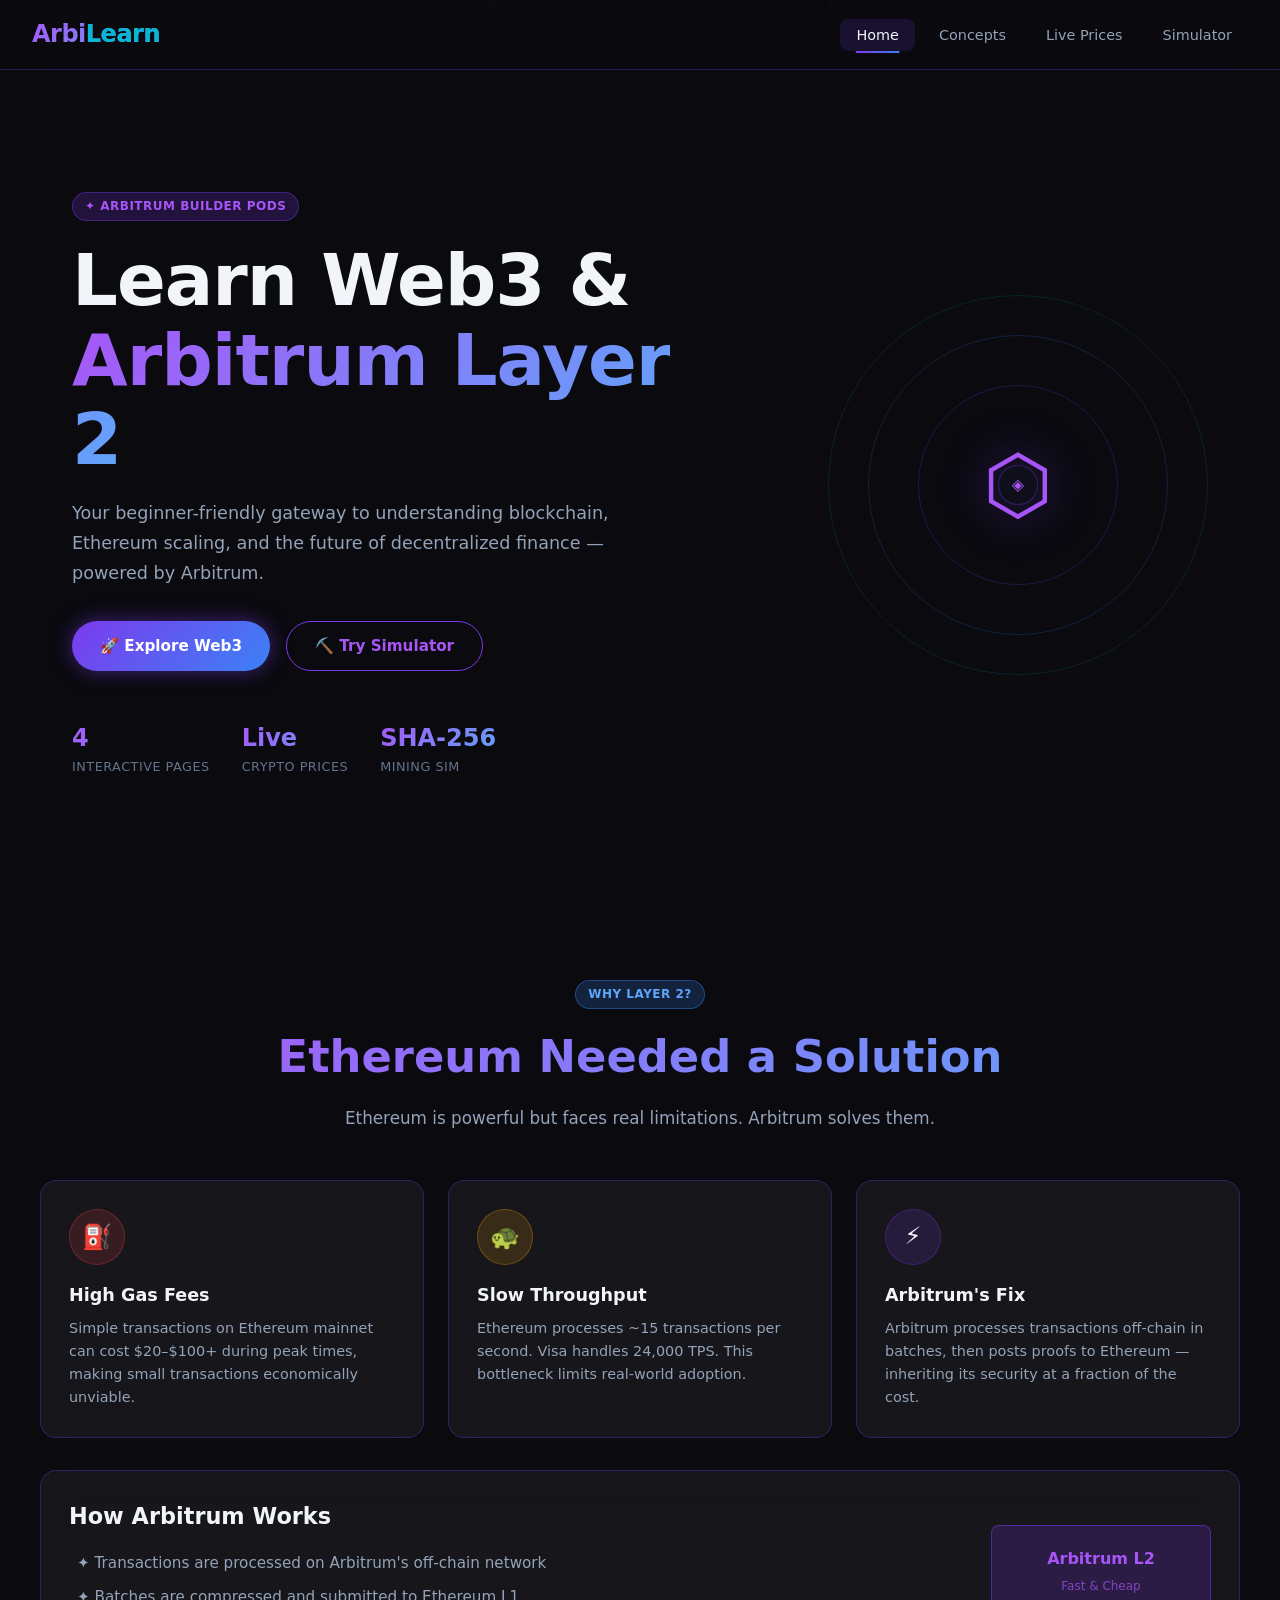
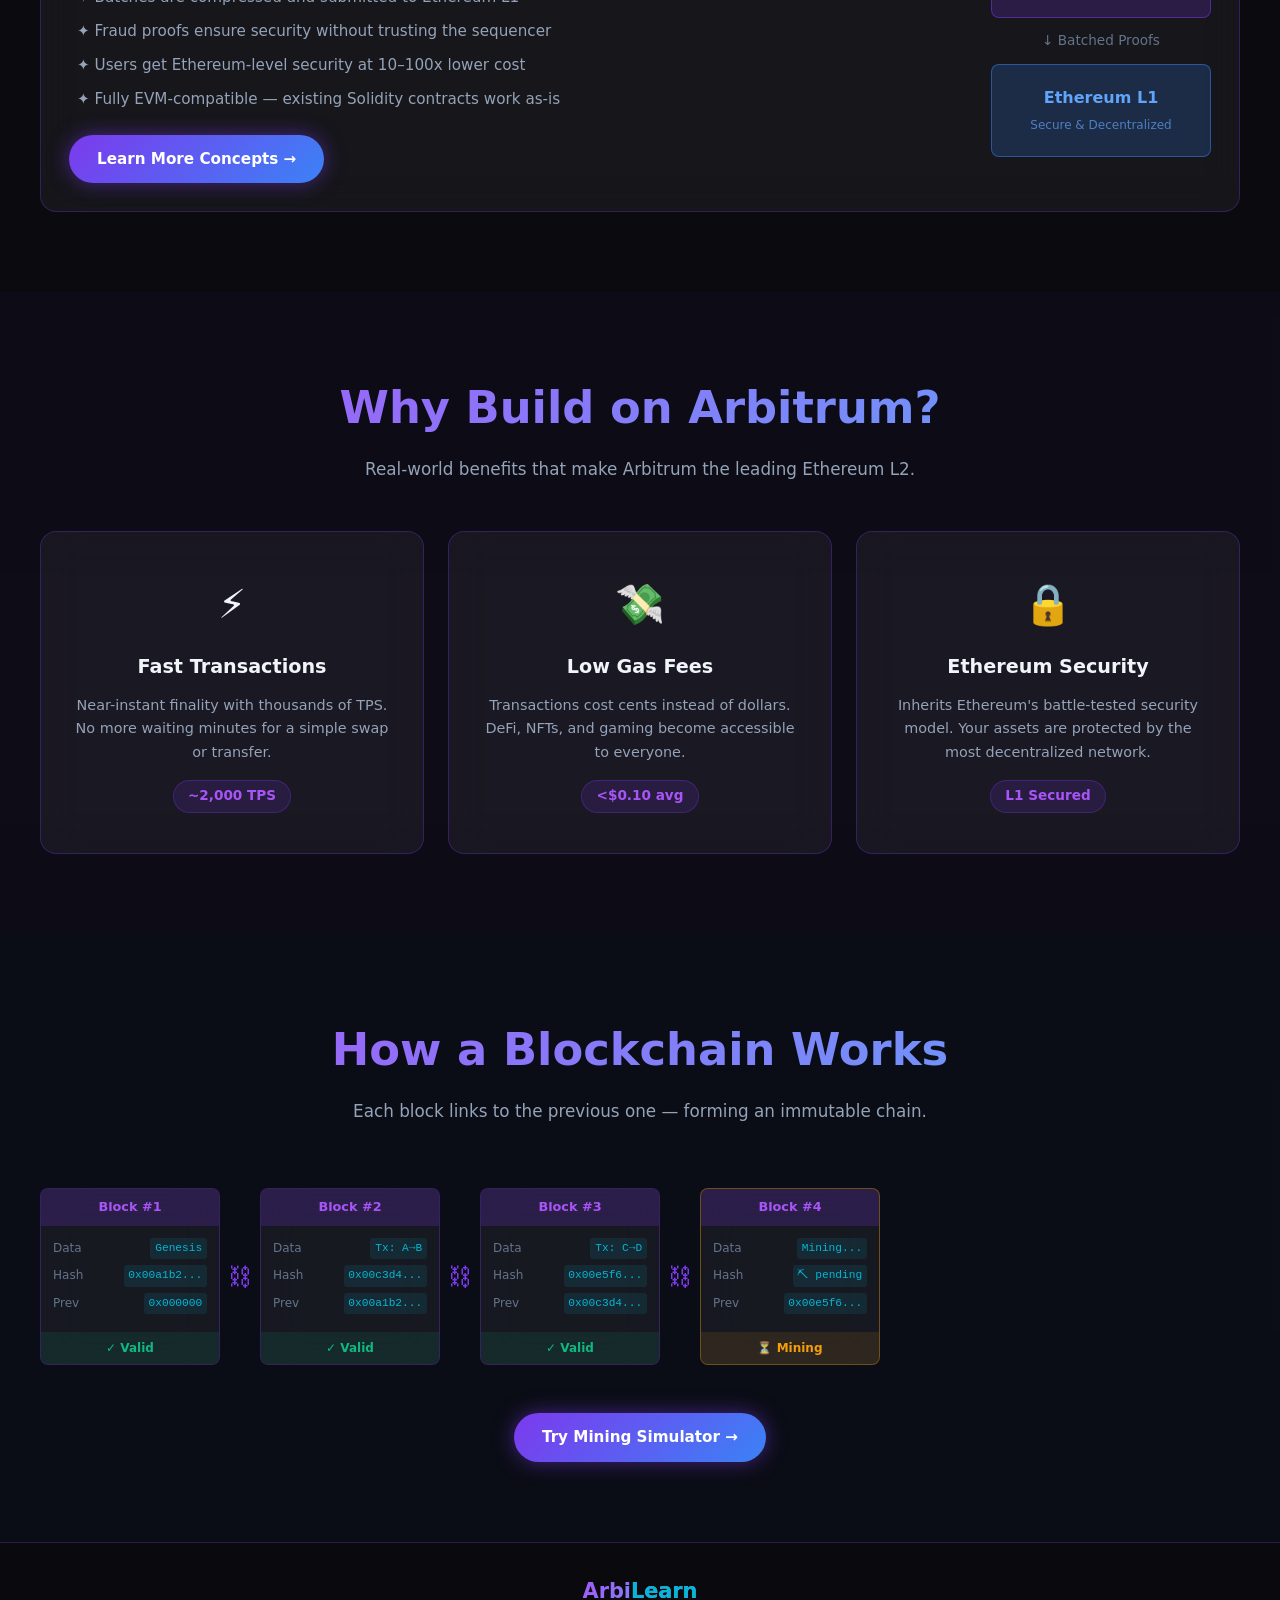
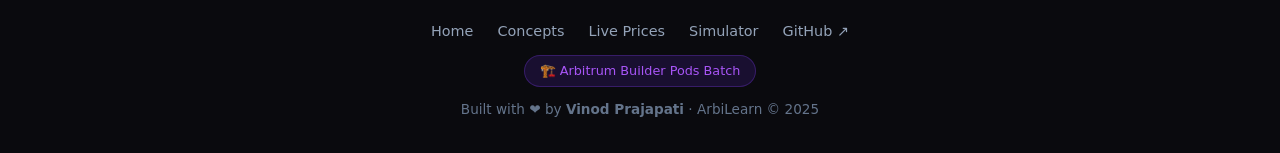
<file: ArbiLearn/index.html>
<!DOCTYPE html>
<html lang="en">
<head>
  <meta charset="UTF-8" />
  <meta name="viewport" content="width=device-width, initial-scale=1.0" />
  <title>ArbiLearn — Web3 & Arbitrum Learning Hub</title>
  <meta name="description" content="Learn Web3, Arbitrum Layer 2, and blockchain concepts with ArbiLearn." />
  <link rel="stylesheet" href="css/style.css" />
  <link rel="stylesheet" href="css/home.css" />
</head>
<body>

<!-- Particles Background -->
<div id="particles-bg"></div>

<!-- ══════════════ NAVBAR ══════════════ -->
<nav class="navbar">
  <a href="index.html" class="nav-logo">Arbi<span>Learn</span></a>
  <ul class="nav-links">
    <li><a href="index.html">Home</a></li>
    <li><a href="concepts.html">Concepts</a></li>
    <li><a href="prices.html">Live Prices</a></li>
    <li><a href="simulator.html">Simulator</a></li>
  </ul>
  <button class="hamburger" id="hamburger" aria-label="Toggle menu">
    <span></span><span></span><span></span>
  </button>
</nav>

<!-- Mobile Menu -->
<div class="mobile-menu" id="mobile-menu">
  <a href="index.html">🏠 Home</a>
  <a href="concepts.html">📚 Concepts</a>
  <a href="prices.html">📈 Live Prices</a>
  <a href="simulator.html">⛏️ Simulator</a>
</div>

<!-- ══════════════ HERO ══════════════ -->
<section class="hero-section">
  <div class="hero-content">
    <div class="hero-badge reveal">
      <span class="badge badge-purple">✦ Arbitrum Builder Pods</span>
    </div>
    <h1 class="hero-title reveal reveal-delay-1">
      Learn Web3 &<br/>
      <span class="gradient-text">Arbitrum Layer 2</span>
    </h1>
    <p class="hero-subtitle reveal reveal-delay-2">
      Your beginner-friendly gateway to understanding blockchain, Ethereum scaling,
      and the future of decentralized finance — powered by Arbitrum.
    </p>
    <div class="hero-actions reveal reveal-delay-3">
      <a href="concepts.html" class="btn btn-primary">🚀 Explore Web3</a>
      <a href="simulator.html" class="btn btn-outline">⛏️ Try Simulator</a>
    </div>
    <div class="hero-stats reveal">
      <div class="stat"><span class="stat-num">4</span><span class="stat-label">Interactive Pages</span></div>
      <div class="stat"><span class="stat-num">Live</span><span class="stat-label">Crypto Prices</span></div>
      <div class="stat"><span class="stat-num">SHA-256</span><span class="stat-label">Mining Sim</span></div>
    </div>
  </div>
  <div class="hero-visual reveal">
    <div class="orbit-ring ring-1"></div>
    <div class="orbit-ring ring-2"></div>
    <div class="orbit-ring ring-3"></div>
    <div class="hero-globe">⬡</div>
    <div class="orbit-dot dot-1">Ξ</div>
    <div class="orbit-dot dot-2">₿</div>
    <div class="orbit-dot dot-3">◈</div>
  </div>
</section>

<!-- ══════════════ ABOUT LAYER 2 ══════════════ -->
<section class="section" id="layer2">
  <div class="container">
    <p class="section-badge reveal"><span class="badge badge-blue">Why Layer 2?</span></p>
    <h2 class="section-title reveal">Ethereum Needed a Solution</h2>
    <p class="section-subtitle reveal">Ethereum is powerful but faces real limitations. Arbitrum solves them.</p>

    <div class="problem-grid reveal">
      <div class="problem-card glass-card">
        <div class="icon-circle" style="background:rgba(239,68,68,0.15);border-color:rgba(239,68,68,0.3)">⛽</div>
        <h3>High Gas Fees</h3>
        <p>Simple transactions on Ethereum mainnet can cost $20–$100+ during peak times, making small transactions economically unviable.</p>
      </div>
      <div class="problem-card glass-card">
        <div class="icon-circle" style="background:rgba(245,158,11,0.15);border-color:rgba(245,158,11,0.3)">🐢</div>
        <h3>Slow Throughput</h3>
        <p>Ethereum processes ~15 transactions per second. Visa handles 24,000 TPS. This bottleneck limits real-world adoption.</p>
      </div>
      <div class="problem-card glass-card">
        <div class="icon-circle" style="background:rgba(124,58,237,0.15);border-color:rgba(124,58,237,0.3)">⚡</div>
        <h3>Arbitrum's Fix</h3>
        <p>Arbitrum processes transactions off-chain in batches, then posts proofs to Ethereum — inheriting its security at a fraction of the cost.</p>
      </div>
    </div>

    <div class="layer2-explainer reveal glass-card">
      <div class="explainer-text">
        <h3>How Arbitrum Works</h3>
        <ul class="explainer-list">
          <li>✦ Transactions are processed on Arbitrum's off-chain network</li>
          <li>✦ Batches are compressed and submitted to Ethereum L1</li>
          <li>✦ Fraud proofs ensure security without trusting the sequencer</li>
          <li>✦ Users get Ethereum-level security at 10–100x lower cost</li>
          <li>✦ Fully EVM-compatible — existing Solidity contracts work as-is</li>
        </ul>
        <a href="concepts.html" class="btn btn-primary" style="margin-top:1.5rem">Learn More Concepts →</a>
      </div>
      <div class="explainer-visual">
        <div class="layer-box l2-box">
          <span>Arbitrum L2</span>
          <small>Fast &amp; Cheap</small>
        </div>
        <div class="layer-arrow">↓ Batched Proofs</div>
        <div class="layer-box l1-box">
          <span>Ethereum L1</span>
          <small>Secure &amp; Decentralized</small>
        </div>
      </div>
    </div>
  </div>
</section>

<!-- ══════════════ FEATURES ══════════════ -->
<section class="section features-section">
  <div class="container">
    <h2 class="section-title reveal">Why Build on Arbitrum?</h2>
    <p class="section-subtitle reveal">Real-world benefits that make Arbitrum the leading Ethereum L2.</p>
    <div class="grid-3">
      <div class="feature-card glass-card reveal reveal-delay-1">
        <div class="feature-icon">⚡</div>
        <h3>Fast Transactions</h3>
        <p>Near-instant finality with thousands of TPS. No more waiting minutes for a simple swap or transfer.</p>
        <div class="feature-stat">~2,000 TPS</div>
      </div>
      <div class="feature-card glass-card reveal reveal-delay-2">
        <div class="feature-icon">💸</div>
        <h3>Low Gas Fees</h3>
        <p>Transactions cost cents instead of dollars. DeFi, NFTs, and gaming become accessible to everyone.</p>
        <div class="feature-stat">&lt;$0.10 avg</div>
      </div>
      <div class="feature-card glass-card reveal reveal-delay-3">
        <div class="feature-icon">🔒</div>
        <h3>Ethereum Security</h3>
        <p>Inherits Ethereum's battle-tested security model. Your assets are protected by the most decentralized network.</p>
        <div class="feature-stat">L1 Secured</div>
      </div>
    </div>
  </div>
</section>

<!-- ══════════════ BLOCKCHAIN VISUAL ══════════════ -->
<section class="section chain-section">
  <div class="container">
    <h2 class="section-title reveal">How a Blockchain Works</h2>
    <p class="section-subtitle reveal">Each block links to the previous one — forming an immutable chain.</p>
    <div class="blockchain-visual reveal">
      <div class="chain-block">
        <div class="block-header">Block #1</div>
        <div class="block-body">
          <div class="block-field"><span>Data</span><code>Genesis</code></div>
          <div class="block-field"><span>Hash</span><code class="hash-text">0x00a1b2...</code></div>
          <div class="block-field"><span>Prev</span><code>0x000000</code></div>
        </div>
        <div class="block-status valid">✓ Valid</div>
      </div>
      <div class="chain-link">⛓</div>
      <div class="chain-block">
        <div class="block-header">Block #2</div>
        <div class="block-body">
          <div class="block-field"><span>Data</span><code>Tx: A→B</code></div>
          <div class="block-field"><span>Hash</span><code class="hash-text">0x00c3d4...</code></div>
          <div class="block-field"><span>Prev</span><code>0x00a1b2...</code></div>
        </div>
        <div class="block-status valid">✓ Valid</div>
      </div>
      <div class="chain-link">⛓</div>
      <div class="chain-block">
        <div class="block-header">Block #3</div>
        <div class="block-body">
          <div class="block-field"><span>Data</span><code>Tx: C→D</code></div>
          <div class="block-field"><span>Hash</span><code class="hash-text">0x00e5f6...</code></div>
          <div class="block-field"><span>Prev</span><code>0x00c3d4...</code></div>
        </div>
        <div class="block-status valid">✓ Valid</div>
      </div>
      <div class="chain-link">⛓</div>
      <div class="chain-block chain-block-new">
        <div class="block-header">Block #4</div>
        <div class="block-body">
          <div class="block-field"><span>Data</span><code>Mining...</code></div>
          <div class="block-field"><span>Hash</span><code class="hash-text mining-anim">⛏ pending</code></div>
          <div class="block-field"><span>Prev</span><code>0x00e5f6...</code></div>
        </div>
        <div class="block-status pending">⏳ Mining</div>
      </div>
    </div>
    <div style="text-align:center;margin-top:2rem" class="reveal">
      <a href="simulator.html" class="btn btn-primary">Try Mining Simulator →</a>
    </div>
  </div>
</section>

<!-- ══════════════ FOOTER ══════════════ -->
<footer>
  <div class="footer-content">
    <div class="footer-logo">Arbi<span style="-webkit-text-fill-color:var(--cyan);color:var(--cyan)">Learn</span></div>
    <div class="footer-links">
      <a href="index.html">Home</a>
      <a href="concepts.html">Concepts</a>
      <a href="prices.html">Live Prices</a>
      <a href="simulator.html">Simulator</a>
      <a href="https://github.com/vinodprajapati05112005-cell" target="_blank" rel="noopener">GitHub ↗</a>
    </div>
    <div class="footer-badge">🏗️ Arbitrum Builder Pods Batch</div>
    <p class="footer-text">Built with ❤️ by <strong>Vinod Prajapati</strong> · ArbiLearn © 2025</p>
  </div>
</footer>

<script src="js/app.js"></script>
</body>
</html>
</file>
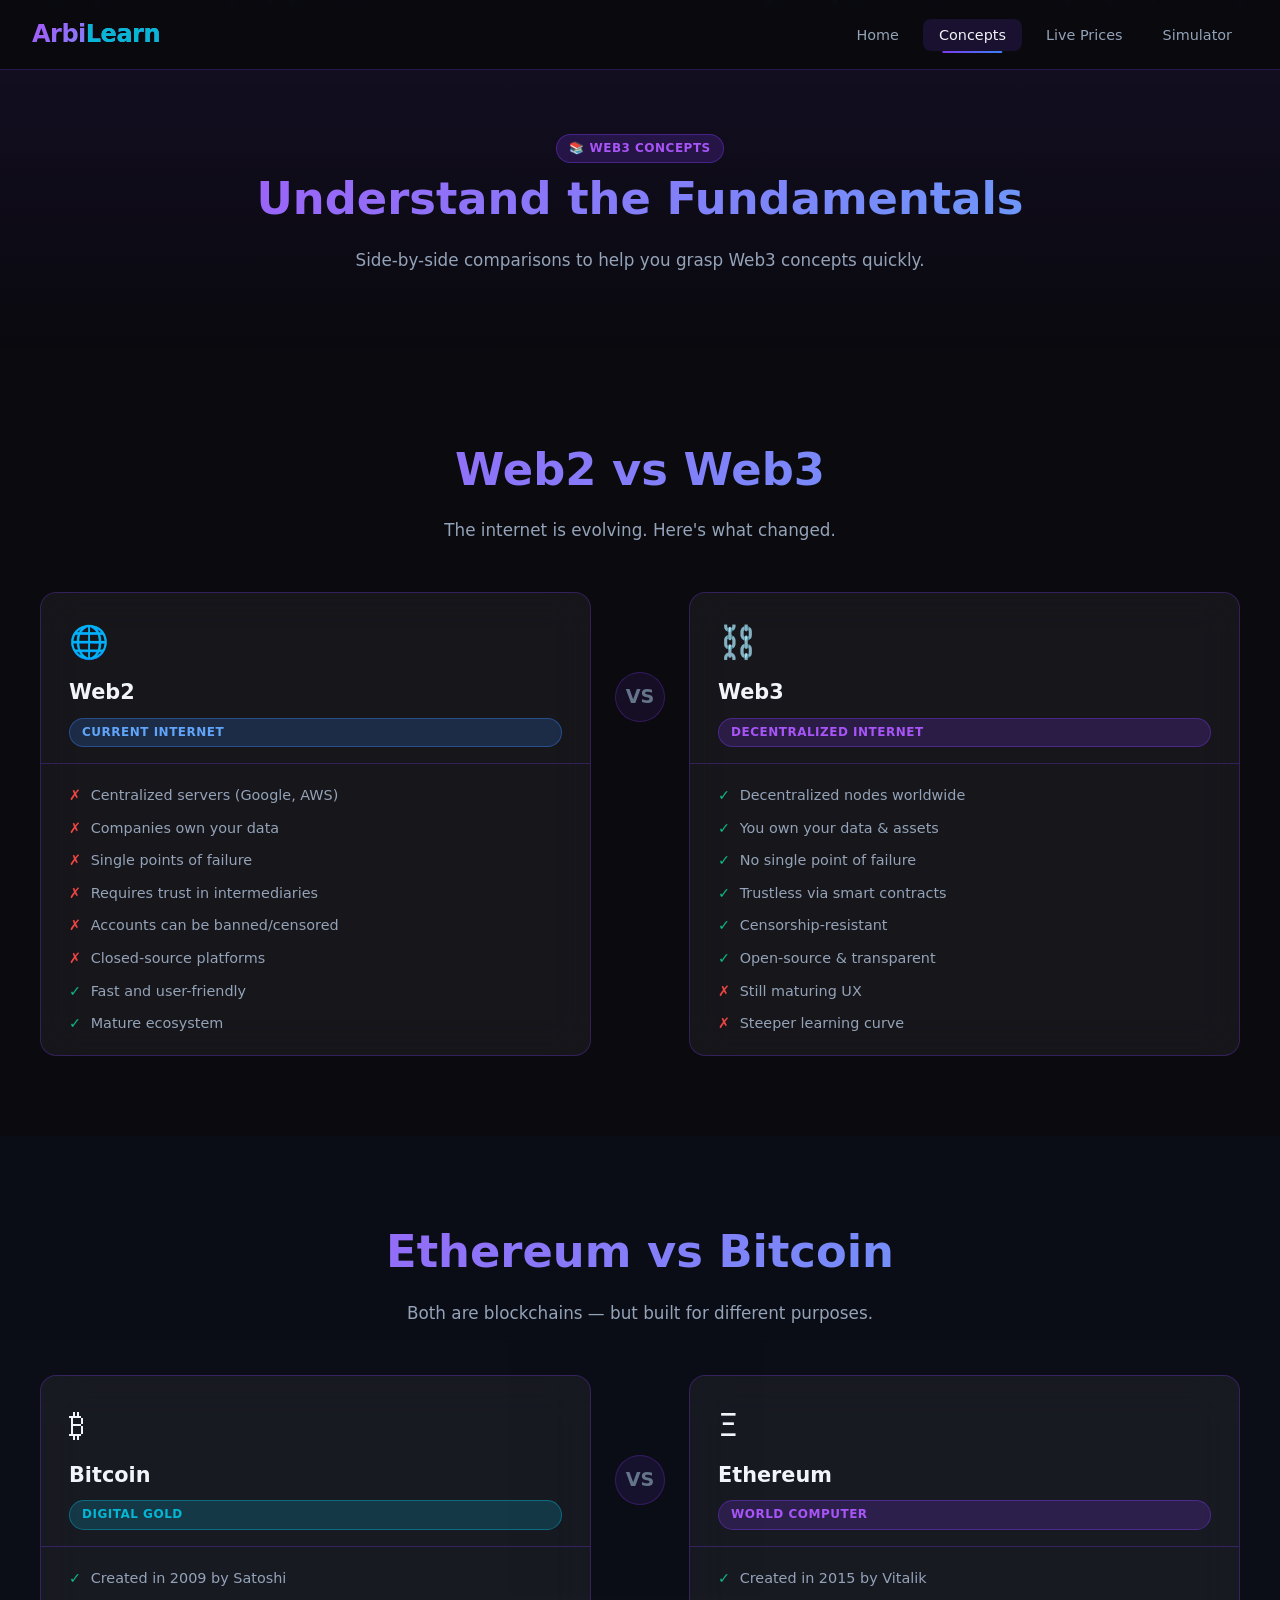
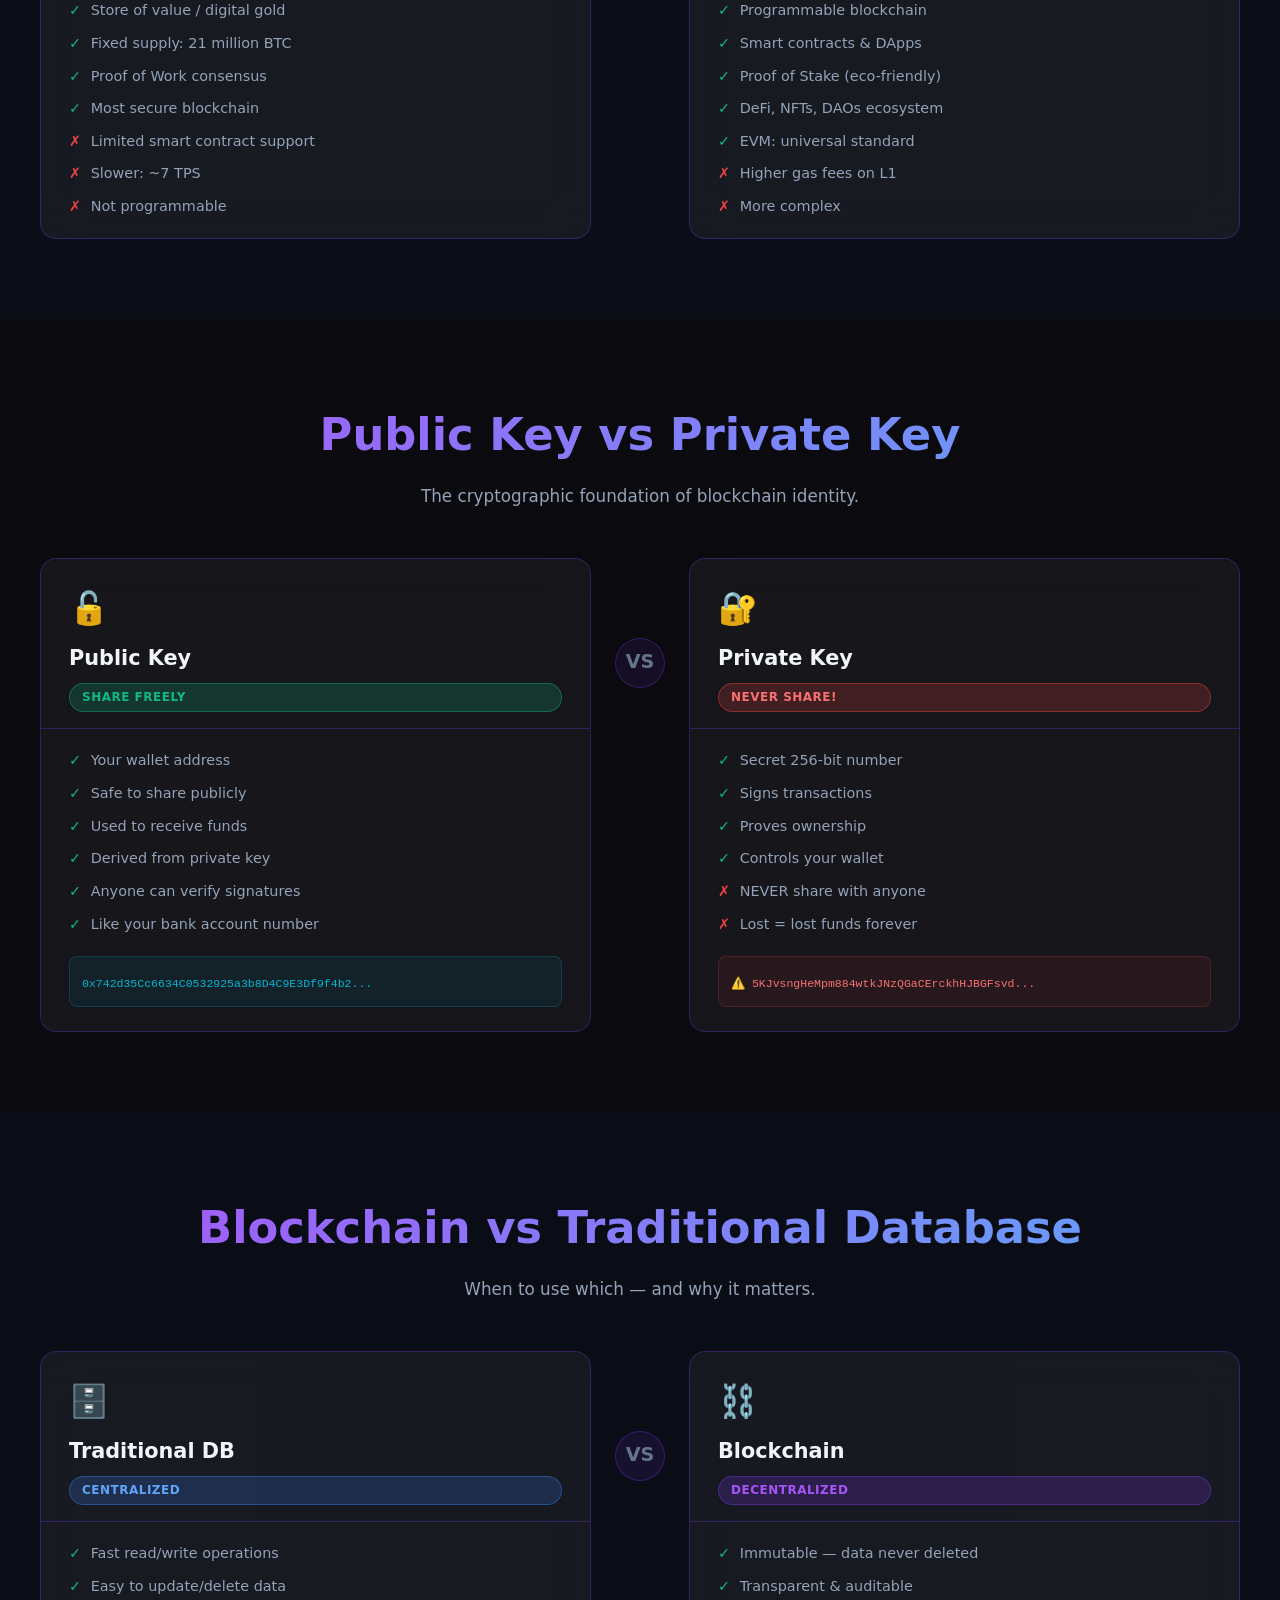
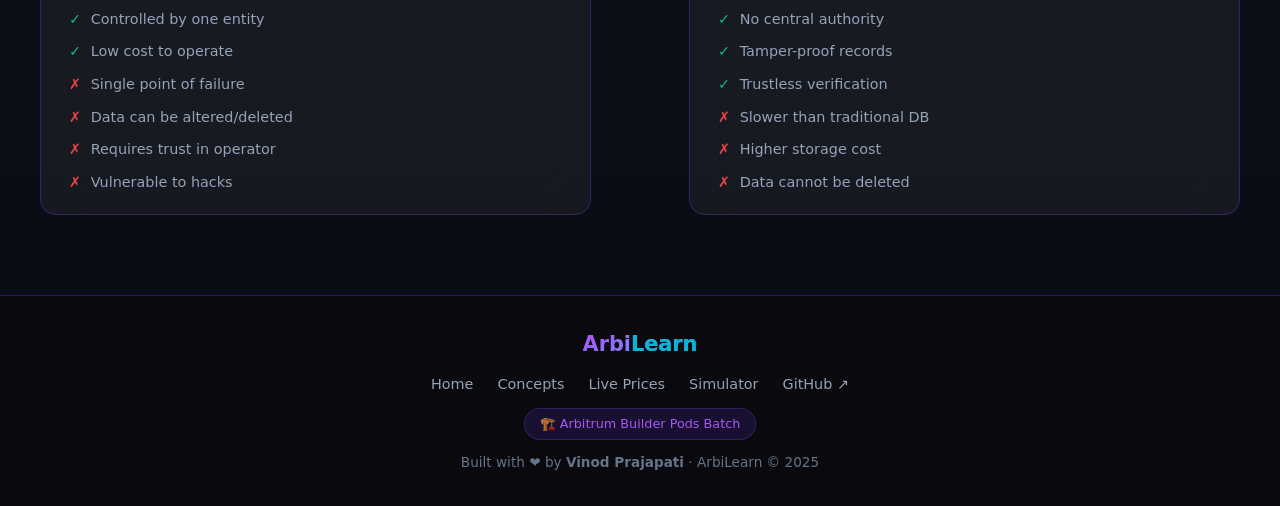
<file: ArbiLearn/concepts.html>
<!DOCTYPE html>
<html lang="en">
<head>
  <meta charset="UTF-8" />
  <meta name="viewport" content="width=device-width, initial-scale=1.0" />
  <title>ArbiLearn — Web3 Concepts</title>
  <link rel="stylesheet" href="css/style.css" />
  <link rel="stylesheet" href="css/concepts.css" />
</head>
<body>

<div id="particles-bg"></div>

<!-- NAVBAR -->
<nav class="navbar">
  <a href="index.html" class="nav-logo">Arbi<span>Learn</span></a>
  <ul class="nav-links">
    <li><a href="index.html">Home</a></li>
    <li><a href="concepts.html">Concepts</a></li>
    <li><a href="prices.html">Live Prices</a></li>
    <li><a href="simulator.html">Simulator</a></li>
  </ul>
  <button class="hamburger" id="hamburger" aria-label="Toggle menu">
    <span></span><span></span><span></span>
  </button>
</nav>
<div class="mobile-menu" id="mobile-menu">
  <a href="index.html">🏠 Home</a>
  <a href="concepts.html">📚 Concepts</a>
  <a href="prices.html">📈 Live Prices</a>
  <a href="simulator.html">⛏️ Simulator</a>
</div>

<!-- PAGE HEADER -->
<div class="page-header">
  <div class="container">
    <span class="badge badge-purple reveal">📚 Web3 Concepts</span>
    <h1 class="section-title reveal">Understand the Fundamentals</h1>
    <p class="section-subtitle reveal">Side-by-side comparisons to help you grasp Web3 concepts quickly.</p>
  </div>
</div>

<!-- ══════════════ WEB2 vs WEB3 ══════════════ -->
<section class="section">
  <div class="container">
    <h2 class="section-title reveal">Web2 vs Web3</h2>
    <p class="section-subtitle reveal">The internet is evolving. Here's what changed.</p>
    <div class="compare-grid reveal">
      <div class="compare-card web2-card glass-card">
        <div class="compare-header">
          <span class="compare-icon">🌐</span>
          <h3>Web2</h3>
          <span class="badge badge-blue">Current Internet</span>
        </div>
        <ul class="compare-list">
          <li><span class="icon-x">✗</span> Centralized servers (Google, AWS)</li>
          <li><span class="icon-x">✗</span> Companies own your data</li>
          <li><span class="icon-x">✗</span> Single points of failure</li>
          <li><span class="icon-x">✗</span> Requires trust in intermediaries</li>
          <li><span class="icon-x">✗</span> Accounts can be banned/censored</li>
          <li><span class="icon-x">✗</span> Closed-source platforms</li>
          <li><span class="icon-check">✓</span> Fast and user-friendly</li>
          <li><span class="icon-check">✓</span> Mature ecosystem</li>
        </ul>
      </div>
      <div class="compare-vs">VS</div>
      <div class="compare-card web3-card glass-card">
        <div class="compare-header">
          <span class="compare-icon">⛓️</span>
          <h3>Web3</h3>
          <span class="badge badge-purple">Decentralized Internet</span>
        </div>
        <ul class="compare-list">
          <li><span class="icon-check">✓</span> Decentralized nodes worldwide</li>
          <li><span class="icon-check">✓</span> You own your data &amp; assets</li>
          <li><span class="icon-check">✓</span> No single point of failure</li>
          <li><span class="icon-check">✓</span> Trustless via smart contracts</li>
          <li><span class="icon-check">✓</span> Censorship-resistant</li>
          <li><span class="icon-check">✓</span> Open-source &amp; transparent</li>
          <li><span class="icon-x">✗</span> Still maturing UX</li>
          <li><span class="icon-x">✗</span> Steeper learning curve</li>
        </ul>
      </div>
    </div>
  </div>
</section>

<!-- ══════════════ ETH vs BTC ══════════════ -->
<section class="section alt-section">
  <div class="container">
    <h2 class="section-title reveal">Ethereum vs Bitcoin</h2>
    <p class="section-subtitle reveal">Both are blockchains — but built for different purposes.</p>
    <div class="compare-grid reveal">
      <div class="compare-card glass-card">
        <div class="compare-header">
          <span class="compare-icon">₿</span>
          <h3>Bitcoin</h3>
          <span class="badge badge-cyan">Digital Gold</span>
        </div>
        <ul class="compare-list">
          <li><span class="icon-check">✓</span> Created in 2009 by Satoshi</li>
          <li><span class="icon-check">✓</span> Store of value / digital gold</li>
          <li><span class="icon-check">✓</span> Fixed supply: 21 million BTC</li>
          <li><span class="icon-check">✓</span> Proof of Work consensus</li>
          <li><span class="icon-check">✓</span> Most secure blockchain</li>
          <li><span class="icon-x">✗</span> Limited smart contract support</li>
          <li><span class="icon-x">✗</span> Slower: ~7 TPS</li>
          <li><span class="icon-x">✗</span> Not programmable</li>
        </ul>
      </div>
      <div class="compare-vs">VS</div>
      <div class="compare-card glass-card">
        <div class="compare-header">
          <span class="compare-icon">Ξ</span>
          <h3>Ethereum</h3>
          <span class="badge badge-purple">World Computer</span>
        </div>
        <ul class="compare-list">
          <li><span class="icon-check">✓</span> Created in 2015 by Vitalik</li>
          <li><span class="icon-check">✓</span> Programmable blockchain</li>
          <li><span class="icon-check">✓</span> Smart contracts &amp; DApps</li>
          <li><span class="icon-check">✓</span> Proof of Stake (eco-friendly)</li>
          <li><span class="icon-check">✓</span> DeFi, NFTs, DAOs ecosystem</li>
          <li><span class="icon-check">✓</span> EVM: universal standard</li>
          <li><span class="icon-x">✗</span> Higher gas fees on L1</li>
          <li><span class="icon-x">✗</span> More complex</li>
        </ul>
      </div>
    </div>
  </div>
</section>

<!-- ══════════════ PUBLIC vs PRIVATE KEY ══════════════ -->
<section class="section">
  <div class="container">
    <h2 class="section-title reveal">Public Key vs Private Key</h2>
    <p class="section-subtitle reveal">The cryptographic foundation of blockchain identity.</p>
    <div class="compare-grid reveal">
      <div class="compare-card glass-card">
        <div class="compare-header">
          <span class="compare-icon">🔓</span>
          <h3>Public Key</h3>
          <span class="badge badge-green">Share Freely</span>
        </div>
        <ul class="compare-list">
          <li><span class="icon-check">✓</span> Your wallet address</li>
          <li><span class="icon-check">✓</span> Safe to share publicly</li>
          <li><span class="icon-check">✓</span> Used to receive funds</li>
          <li><span class="icon-check">✓</span> Derived from private key</li>
          <li><span class="icon-check">✓</span> Anyone can verify signatures</li>
          <li><span class="icon-check">✓</span> Like your bank account number</li>
        </ul>
        <div class="key-example">
          <code>0x742d35Cc6634C0532925a3b8D4C9E3Df9f4b2...</code>
        </div>
      </div>
      <div class="compare-vs">VS</div>
      <div class="compare-card glass-card">
        <div class="compare-header">
          <span class="compare-icon">🔐</span>
          <h3>Private Key</h3>
          <span class="badge" style="background:rgba(239,68,68,0.2);color:#f87171;border:1px solid rgba(239,68,68,0.4)">Never Share!</span>
        </div>
        <ul class="compare-list">
          <li><span class="icon-check">✓</span> Secret 256-bit number</li>
          <li><span class="icon-check">✓</span> Signs transactions</li>
          <li><span class="icon-check">✓</span> Proves ownership</li>
          <li><span class="icon-check">✓</span> Controls your wallet</li>
          <li><span class="icon-x">✗</span> NEVER share with anyone</li>
          <li><span class="icon-x">✗</span> Lost = lost funds forever</li>
        </ul>
        <div class="key-example danger">
          <code>⚠️ 5KJvsngHeMpm884wtkJNzQGaCErckhHJBGFsvd...</code>
        </div>
      </div>
    </div>
  </div>
</section>

<!-- ══════════════ BLOCKCHAIN vs DATABASE ══════════════ -->
<section class="section alt-section">
  <div class="container">
    <h2 class="section-title reveal">Blockchain vs Traditional Database</h2>
    <p class="section-subtitle reveal">When to use which — and why it matters.</p>
    <div class="compare-grid reveal">
      <div class="compare-card glass-card">
        <div class="compare-header">
          <span class="compare-icon">🗄️</span>
          <h3>Traditional DB</h3>
          <span class="badge badge-blue">Centralized</span>
        </div>
        <ul class="compare-list">
          <li><span class="icon-check">✓</span> Fast read/write operations</li>
          <li><span class="icon-check">✓</span> Easy to update/delete data</li>
          <li><span class="icon-check">✓</span> Controlled by one entity</li>
          <li><span class="icon-check">✓</span> Low cost to operate</li>
          <li><span class="icon-x">✗</span> Single point of failure</li>
          <li><span class="icon-x">✗</span> Data can be altered/deleted</li>
          <li><span class="icon-x">✗</span> Requires trust in operator</li>
          <li><span class="icon-x">✗</span> Vulnerable to hacks</li>
        </ul>
      </div>
      <div class="compare-vs">VS</div>
      <div class="compare-card glass-card">
        <div class="compare-header">
          <span class="compare-icon">⛓️</span>
          <h3>Blockchain</h3>
          <span class="badge badge-purple">Decentralized</span>
        </div>
        <ul class="compare-list">
          <li><span class="icon-check">✓</span> Immutable — data never deleted</li>
          <li><span class="icon-check">✓</span> Transparent &amp; auditable</li>
          <li><span class="icon-check">✓</span> No central authority</li>
          <li><span class="icon-check">✓</span> Tamper-proof records</li>
          <li><span class="icon-check">✓</span> Trustless verification</li>
          <li><span class="icon-x">✗</span> Slower than traditional DB</li>
          <li><span class="icon-x">✗</span> Higher storage cost</li>
          <li><span class="icon-x">✗</span> Data cannot be deleted</li>
        </ul>
      </div>
    </div>
  </div>
</section>

<!-- FOOTER -->
<footer>
  <div class="footer-content">
    <div class="footer-logo">Arbi<span style="-webkit-text-fill-color:var(--cyan);color:var(--cyan)">Learn</span></div>
    <div class="footer-links">
      <a href="index.html">Home</a>
      <a href="concepts.html">Concepts</a>
      <a href="prices.html">Live Prices</a>
      <a href="simulator.html">Simulator</a>
      <a href="https://github.com/vinodprajapati05112005-cell" target="_blank" rel="noopener">GitHub ↗</a>
    </div>
    <div class="footer-badge">🏗️ Arbitrum Builder Pods Batch</div>
    <p class="footer-text">Built with ❤️ by <strong>Vinod Prajapati</strong> · ArbiLearn © 2025</p>
  </div>
</footer>

<script src="js/app.js"></script>
</body>
</html>
</file>
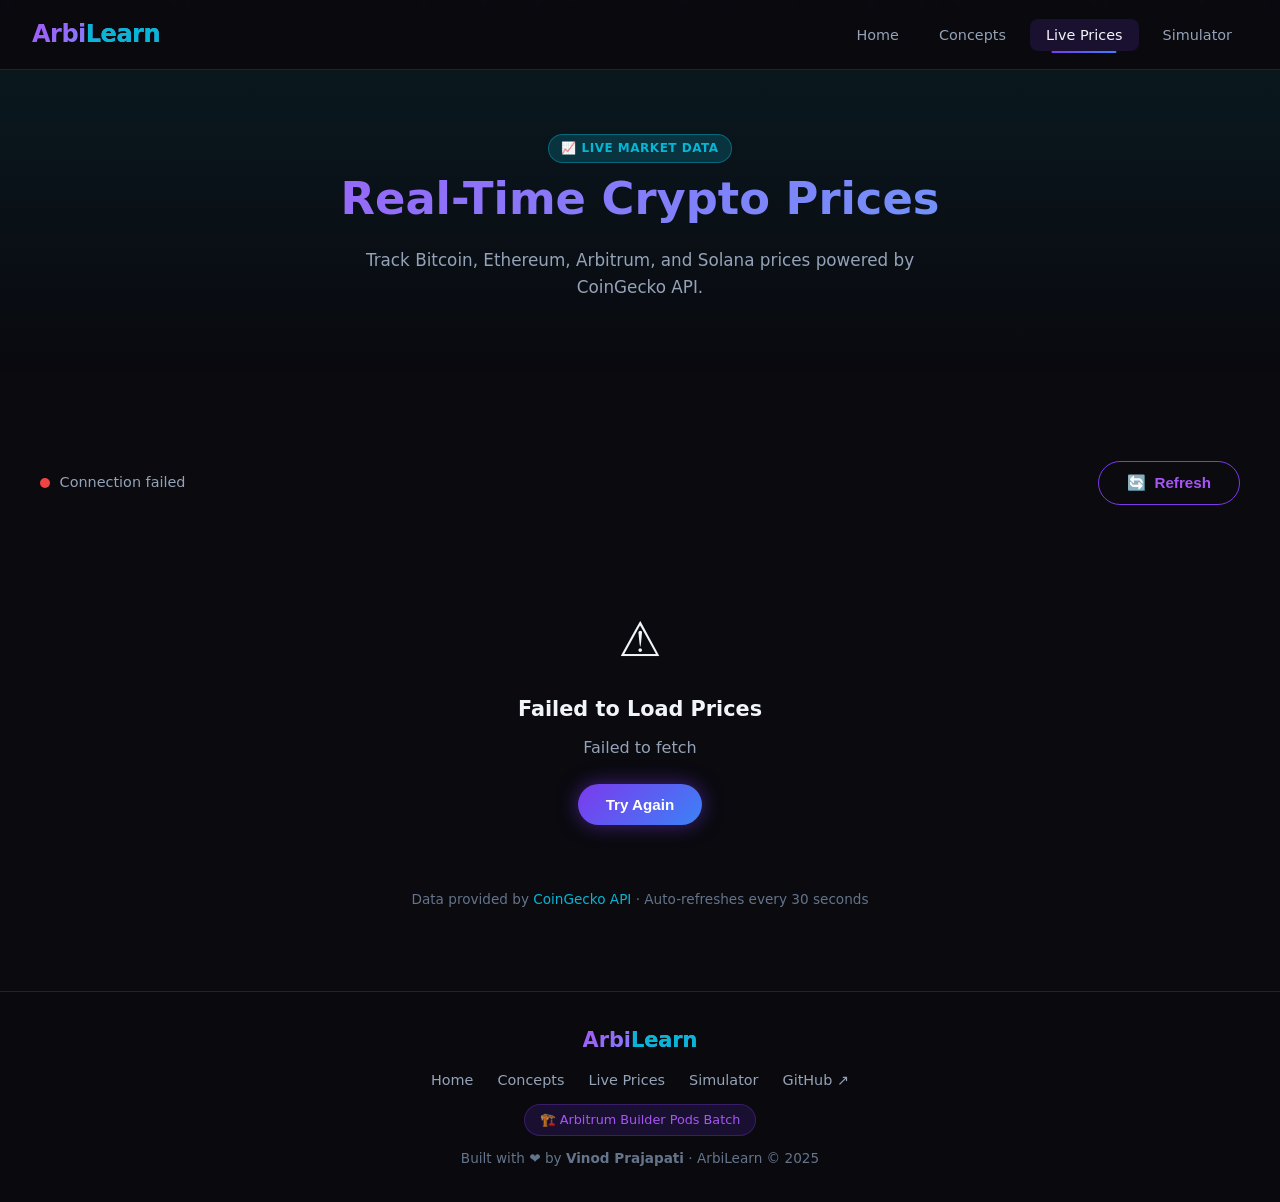
<file: ArbiLearn/prices.html>
<!DOCTYPE html>
<html lang="en">
<head>
  <meta charset="UTF-8" />
  <meta name="viewport" content="width=device-width, initial-scale=1.0" />
  <title>ArbiLearn — Live Crypto Prices</title>
  <link rel="stylesheet" href="css/style.css" />
  <link rel="stylesheet" href="css/prices.css" />
</head>
<body>

<div id="particles-bg"></div>

<!-- NAVBAR -->
<nav class="navbar">
  <a href="index.html" class="nav-logo">Arbi<span>Learn</span></a>
  <ul class="nav-links">
    <li><a href="index.html">Home</a></li>
    <li><a href="concepts.html">Concepts</a></li>
    <li><a href="prices.html">Live Prices</a></li>
    <li><a href="simulator.html">Simulator</a></li>
  </ul>
  <button class="hamburger" id="hamburger" aria-label="Toggle menu">
    <span></span><span></span><span></span>
  </button>
</nav>
<div class="mobile-menu" id="mobile-menu">
  <a href="index.html">🏠 Home</a>
  <a href="concepts.html">📚 Concepts</a>
  <a href="prices.html">📈 Live Prices</a>
  <a href="simulator.html">⛏️ Simulator</a>
</div>

<!-- PAGE HEADER -->
<div class="page-header">
  <div class="container">
    <span class="badge badge-cyan reveal">📈 Live Market Data</span>
    <h1 class="section-title reveal">Real-Time Crypto Prices</h1>
    <p class="section-subtitle reveal">Track Bitcoin, Ethereum, Arbitrum, and Solana prices powered by CoinGecko API.</p>
  </div>
</div>

<!-- DASHBOARD -->
<section class="section">
  <div class="container">
    <div class="dashboard-controls reveal">
      <div class="status-indicator">
        <span class="status-dot" id="status-dot"></span>
        <span id="status-text">Connecting...</span>
      </div>
      <button class="btn btn-outline" id="refresh-btn">
        <span id="refresh-icon">🔄</span> Refresh
      </button>
    </div>

    <!-- Loading State -->
    <div id="loading-state" class="loading-state">
      <div class="spinner"></div>
      <p>Fetching live prices...</p>
    </div>

    <!-- Error State -->
    <div id="error-state" class="error-state" style="display:none;">
      <div class="error-icon">⚠️</div>
      <h3>Failed to Load Prices</h3>
      <p id="error-message">Unable to connect to CoinGecko API.</p>
      <button class="btn btn-primary" onclick="location.reload()">Try Again</button>
    </div>

    <!-- Price Cards -->
    <div class="price-grid" id="price-grid" style="display:none;">
      <!-- Cards will be injected here by JS -->
    </div>

    <div class="api-info reveal">
      <p>Data provided by <a href="https://www.coingecko.com" target="_blank" rel="noopener">CoinGecko API</a> · Auto-refreshes every 30 seconds</p>
    </div>
  </div>
</section>

<!-- FOOTER -->
<footer>
  <div class="footer-content">
    <div class="footer-logo">Arbi<span style="-webkit-text-fill-color:var(--cyan);color:var(--cyan)">Learn</span></div>
    <div class="footer-links">
      <a href="index.html">Home</a>
      <a href="concepts.html">Concepts</a>
      <a href="prices.html">Live Prices</a>
      <a href="simulator.html">Simulator</a>
      <a href="https://github.com/vinodprajapati05112005-cell" target="_blank" rel="noopener">GitHub ↗</a>
    </div>
    <div class="footer-badge">🏗️ Arbitrum Builder Pods Batch</div>
    <p class="footer-text">Built with ❤️ by <strong>Vinod Prajapati</strong> · ArbiLearn © 2025</p>
  </div>
</footer>

<script src="js/app.js"></script>
<script src="js/prices.js"></script>
</body>
</html>
</file>
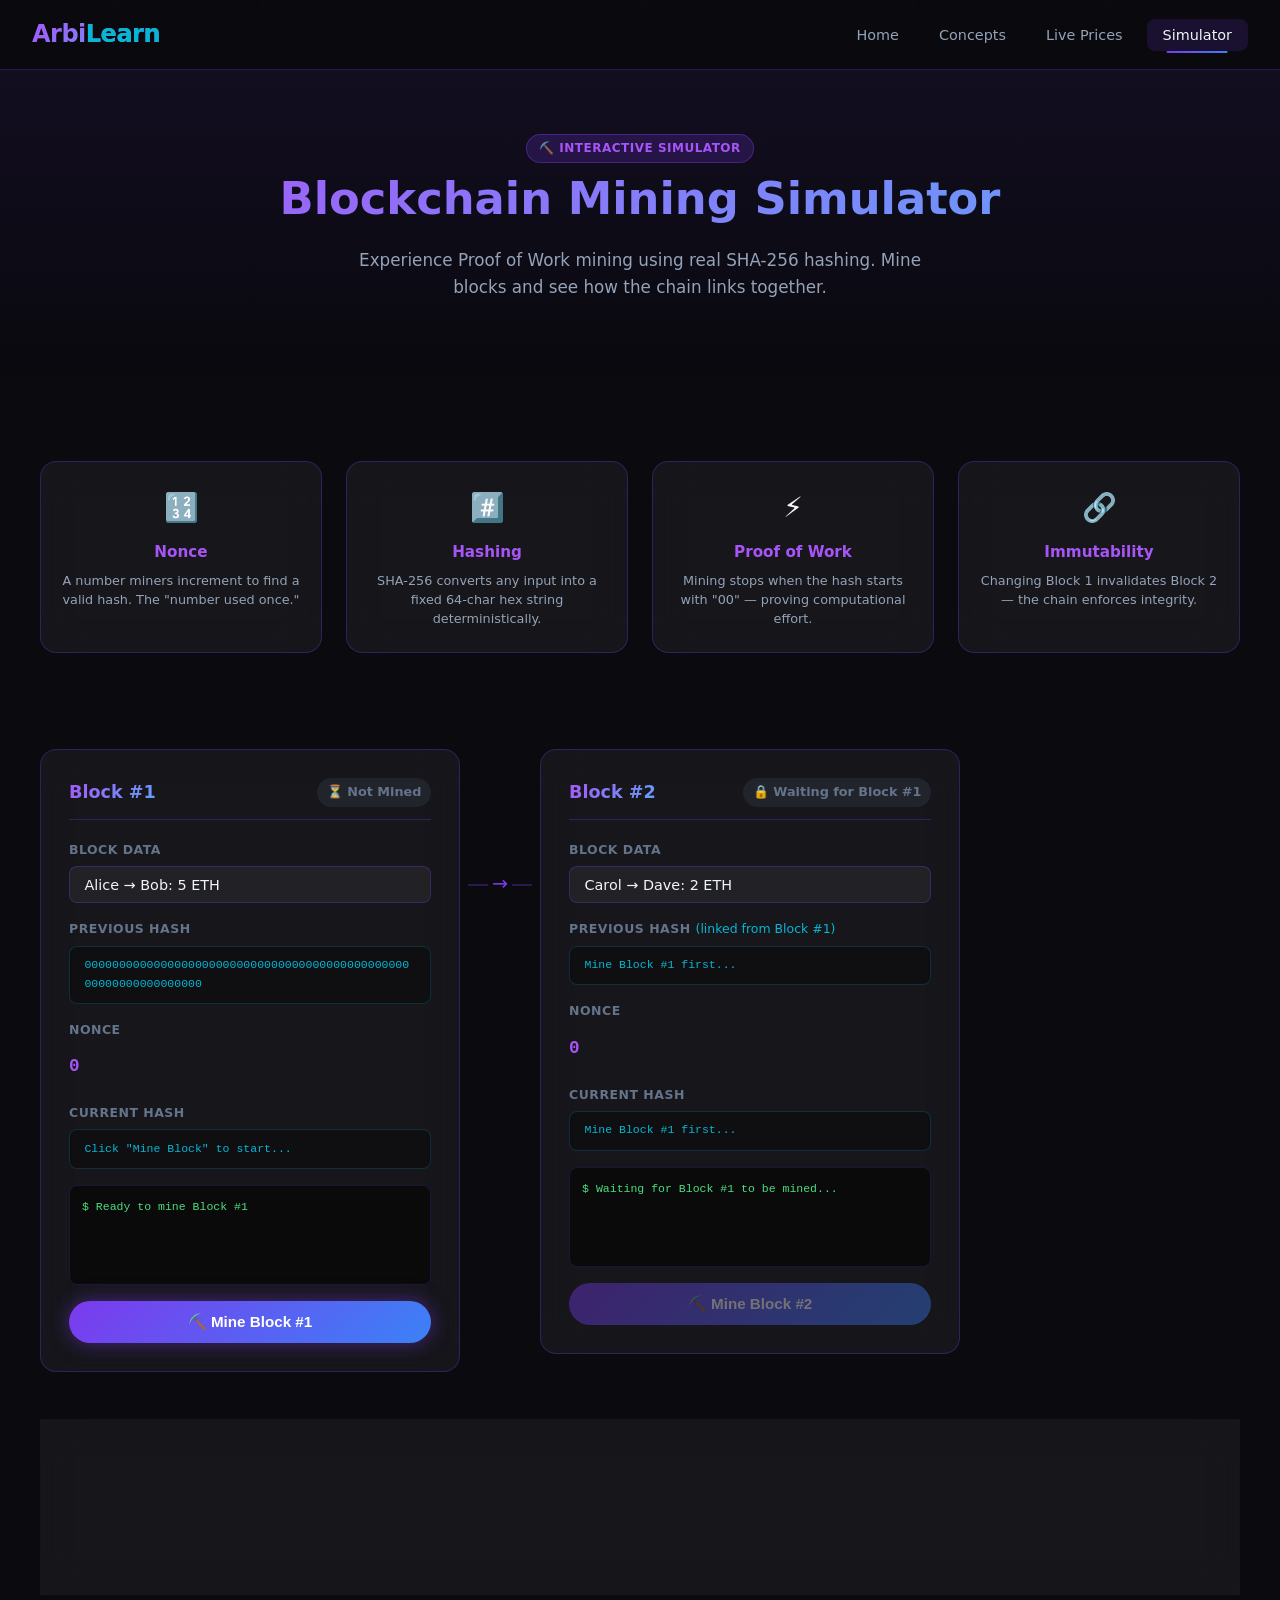
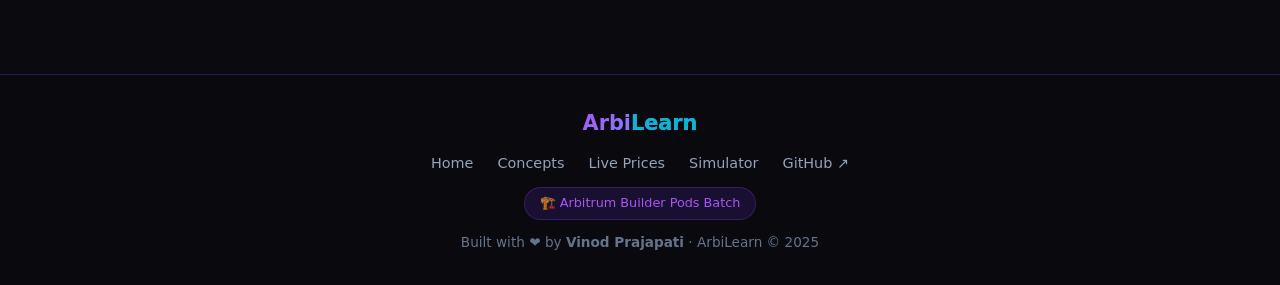
<file: ArbiLearn/simulator.html>
<!DOCTYPE html>
<html lang="en">
<head>
  <meta charset="UTF-8" />
  <meta name="viewport" content="width=device-width, initial-scale=1.0" />
  <title>ArbiLearn — Blockchain Mining Simulator</title>
  <link rel="stylesheet" href="css/style.css" />
  <link rel="stylesheet" href="css/simulator.css" />
</head>
<body>

<div id="particles-bg"></div>

<!-- NAVBAR -->
<nav class="navbar">
  <a href="index.html" class="nav-logo">Arbi<span>Learn</span></a>
  <ul class="nav-links">
    <li><a href="index.html">Home</a></li>
    <li><a href="concepts.html">Concepts</a></li>
    <li><a href="prices.html">Live Prices</a></li>
    <li><a href="simulator.html">Simulator</a></li>
  </ul>
  <button class="hamburger" id="hamburger" aria-label="Toggle menu">
    <span></span><span></span><span></span>
  </button>
</nav>
<div class="mobile-menu" id="mobile-menu">
  <a href="index.html">🏠 Home</a>
  <a href="concepts.html">📚 Concepts</a>
  <a href="prices.html">📈 Live Prices</a>
  <a href="simulator.html">⛏️ Simulator</a>
</div>

<!-- PAGE HEADER -->
<div class="page-header">
  <div class="container">
    <span class="badge badge-purple reveal">⛏️ Interactive Simulator</span>
    <h1 class="section-title reveal">Blockchain Mining Simulator</h1>
    <p class="section-subtitle reveal">
      Experience Proof of Work mining using real SHA-256 hashing.
      Mine blocks and see how the chain links together.
    </p>
  </div>
</div>

<!-- EXPLAINER CARDS -->
<section class="section" style="padding-bottom:0">
  <div class="container">
    <div class="grid-4 reveal">
      <div class="glass-card concept-pill">
        <div class="pill-icon">🔢</div>
        <h4>Nonce</h4>
        <p>A number miners increment to find a valid hash. The "number used once."</p>
      </div>
      <div class="glass-card concept-pill">
        <div class="pill-icon">#️⃣</div>
        <h4>Hashing</h4>
        <p>SHA-256 converts any input into a fixed 64-char hex string deterministically.</p>
      </div>
      <div class="glass-card concept-pill">
        <div class="pill-icon">⚡</div>
        <h4>Proof of Work</h4>
        <p>Mining stops when the hash starts with "00" — proving computational effort.</p>
      </div>
      <div class="glass-card concept-pill">
        <div class="pill-icon">🔗</div>
        <h4>Immutability</h4>
        <p>Changing Block 1 invalidates Block 2 — the chain enforces integrity.</p>
      </div>
    </div>
  </div>
</section>

<!-- BLOCKCHAIN SIMULATOR -->
<section class="section">
  <div class="container">
    <div class="simulator-chain" id="simulator-chain">

      <!-- ── BLOCK 1 ── -->
      <div class="sim-block glass-card" id="block-1" data-block="1">
        <div class="sim-block-header">
          <span class="block-num">Block #1</span>
          <span class="block-validity" id="validity-1">⏳ Not Mined</span>
        </div>

        <div class="sim-field">
          <label for="data-1">Block Data</label>
          <input type="text" id="data-1" class="sim-input" placeholder="Enter transaction data..." value="Alice → Bob: 5 ETH" />
        </div>

        <div class="sim-field">
          <label>Previous Hash</label>
          <div class="hash-display prev-hash" id="prev-hash-1">
            <code>0000000000000000000000000000000000000000000000000000000000000000</code>
          </div>
        </div>

        <div class="sim-field">
          <label>Nonce</label>
          <div class="nonce-display" id="nonce-1">0</div>
        </div>

        <div class="sim-field">
          <label>Current Hash</label>
          <div class="hash-display current-hash" id="hash-1">
            <code id="hash-text-1">Click "Mine Block" to start...</code>
          </div>
        </div>

        <div class="sim-log" id="log-1">
          <div class="log-line">$ Ready to mine Block #1</div>
        </div>

        <button class="btn btn-primary mine-btn" id="mine-btn-1" onclick="mineBlock(1)">
          ⛏️ Mine Block #1
        </button>
      </div>

      <!-- Chain link -->
      <div class="chain-connector" id="connector-1-2">
        <div class="connector-line"></div>
        <div class="connector-arrow">→</div>
        <div class="connector-line"></div>
      </div>

      <!-- ── BLOCK 2 ── -->
      <div class="sim-block glass-card" id="block-2" data-block="2">
        <div class="sim-block-header">
          <span class="block-num">Block #2</span>
          <span class="block-validity" id="validity-2">🔒 Waiting for Block #1</span>
        </div>

        <div class="sim-field">
          <label for="data-2">Block Data</label>
          <input type="text" id="data-2" class="sim-input" placeholder="Enter transaction data..." value="Carol → Dave: 2 ETH" />
        </div>

        <div class="sim-field">
          <label>Previous Hash <span class="linked-label">(linked from Block #1)</span></label>
          <div class="hash-display prev-hash" id="prev-hash-2">
            <code id="prev-hash-text-2">Mine Block #1 first...</code>
          </div>
        </div>

        <div class="sim-field">
          <label>Nonce</label>
          <div class="nonce-display" id="nonce-2">0</div>
        </div>

        <div class="sim-field">
          <label>Current Hash</label>
          <div class="hash-display current-hash" id="hash-2">
            <code id="hash-text-2">Mine Block #1 first...</code>
          </div>
        </div>

        <div class="sim-log" id="log-2">
          <div class="log-line">$ Waiting for Block #1 to be mined...</div>
        </div>

        <button class="btn btn-primary mine-btn" id="mine-btn-2" onclick="mineBlock(2)" disabled>
          ⛏️ Mine Block #2
        </button>
      </div>

    </div>

    <!-- Tamper Demo -->
    <div class="tamper-demo glass-card reveal">
      <h3>🔬 Tamper Demo</h3>
      <p>Edit Block #1's data above after mining both blocks — watch Block #2 become <span style="color:var(--red)">invalid</span> automatically.</p>
      <div class="tamper-status" id="tamper-status">
        Mine both blocks to see the immutability demo.
      </div>
    </div>
  </div>
</section>

<!-- FOOTER -->
<footer>
  <div class="footer-content">
    <div class="footer-logo">Arbi<span style="-webkit-text-fill-color:var(--cyan);color:var(--cyan)">Learn</span></div>
    <div class="footer-links">
      <a href="index.html">Home</a>
      <a href="concepts.html">Concepts</a>
      <a href="prices.html">Live Prices</a>
      <a href="simulator.html">Simulator</a>
      <a href="https://github.com/vinodprajapati05112005-cell" target="_blank" rel="noopener">GitHub ↗</a>
    </div>
    <div class="footer-badge">🏗️ Arbitrum Builder Pods Batch</div>
    <p class="footer-text">Built with ❤️ by <strong>Vinod Prajapati</strong> · ArbiLearn © 2025</p>
  </div>
</footer>

<script src="js/app.js"></script>
<script src="js/simulator.js"></script>
</body>
</html>
</file>
<file: ArbiLearn/css/style.css>
/* ============================================
   ArbiLearn - Global Styles
   Web3 Futuristic Theme
   ============================================ */

/* CSS Variables */
:root {
  --bg-primary: #0a0a0f;
  --bg-secondary: #0f0f1a;
  --bg-card: rgba(255, 255, 255, 0.05);
  --purple: #7c3aed;
  --purple-light: #a855f7;
  --blue: #3b82f6;
  --blue-light: #60a5fa;
  --cyan: #06b6d4;
  --green: #10b981;
  --red: #ef4444;
  --text-primary: #f1f5f9;
  --text-secondary: #94a3b8;
  --text-muted: #64748b;
  --border: rgba(124, 58, 237, 0.3);
  --glow-purple: 0 0 20px rgba(124, 58, 237, 0.5);
  --glow-blue: 0 0 20px rgba(59, 130, 246, 0.5);
  --gradient: linear-gradient(135deg, var(--purple), var(--blue));
  --gradient-text: linear-gradient(135deg, #a855f7, #60a5fa);
  --font-main: 'Segoe UI', system-ui, -apple-system, sans-serif;
  --transition: all 0.3s ease;
  --radius: 16px;
  --radius-sm: 8px;
}

/* Reset & Base */
*, *::before, *::after { box-sizing: border-box; margin: 0; padding: 0; }

html { scroll-behavior: smooth; }

body {
  font-family: var(--font-main);
  background-color: var(--bg-primary);
  color: var(--text-primary);
  line-height: 1.6;
  overflow-x: hidden;
}

/* Scrollbar */
::-webkit-scrollbar { width: 6px; }
::-webkit-scrollbar-track { background: var(--bg-primary); }
::-webkit-scrollbar-thumb { background: var(--purple); border-radius: 3px; }

/* Animated Particles Background */
#particles-bg {
  position: fixed;
  top: 0; left: 0;
  width: 100%; height: 100%;
  pointer-events: none;
  z-index: 0;
  overflow: hidden;
}

.particle {
  position: absolute;
  border-radius: 50%;
  animation: floatParticle linear infinite;
  opacity: 0.15;
}

@keyframes floatParticle {
  0% { transform: translateY(100vh) rotate(0deg); opacity: 0; }
  10% { opacity: 0.15; }
  90% { opacity: 0.15; }
  100% { transform: translateY(-100px) rotate(720deg); opacity: 0; }
}

/* ============================================
   NAVBAR
   ============================================ */
.navbar {
  position: sticky;
  top: 0;
  z-index: 1000;
  background: rgba(10, 10, 15, 0.85);
  backdrop-filter: blur(20px);
  -webkit-backdrop-filter: blur(20px);
  border-bottom: 1px solid var(--border);
  padding: 0 2rem;
  height: 70px;
  display: flex;
  align-items: center;
  justify-content: space-between;
}

.nav-logo {
  font-size: 1.5rem;
  font-weight: 800;
  background: var(--gradient-text);
  -webkit-background-clip: text;
  -webkit-text-fill-color: transparent;
  background-clip: text;
  text-decoration: none;
  letter-spacing: -0.5px;
}

.nav-logo span { color: var(--cyan); -webkit-text-fill-color: var(--cyan); }

.nav-links {
  display: flex;
  list-style: none;
  gap: 0.5rem;
  align-items: center;
}

.nav-links a {
  color: var(--text-secondary);
  text-decoration: none;
  padding: 0.5rem 1rem;
  border-radius: var(--radius-sm);
  font-size: 0.9rem;
  font-weight: 500;
  transition: var(--transition);
  position: relative;
}

.nav-links a:hover,
.nav-links a.active {
  color: var(--text-primary);
  background: rgba(124, 58, 237, 0.15);
}

.nav-links a.active::after {
  content: '';
  position: absolute;
  bottom: -2px; left: 50%;
  transform: translateX(-50%);
  width: 60%;
  height: 2px;
  background: var(--gradient);
  border-radius: 2px;
}

/* Hamburger */
.hamburger {
  display: none;
  flex-direction: column;
  gap: 5px;
  cursor: pointer;
  padding: 5px;
  background: none;
  border: none;
}

.hamburger span {
  display: block;
  width: 25px;
  height: 2px;
  background: var(--text-primary);
  border-radius: 2px;
  transition: var(--transition);
}

.hamburger.open span:nth-child(1) { transform: rotate(45deg) translate(5px, 5px); }
.hamburger.open span:nth-child(2) { opacity: 0; }
.hamburger.open span:nth-child(3) { transform: rotate(-45deg) translate(5px, -5px); }

/* Mobile Nav */
.mobile-menu {
  display: none;
  position: fixed;
  top: 70px; left: 0;
  width: 100%;
  background: rgba(10, 10, 15, 0.97);
  backdrop-filter: blur(20px);
  border-bottom: 1px solid var(--border);
  padding: 1rem;
  z-index: 999;
  flex-direction: column;
  gap: 0.5rem;
}

.mobile-menu.open { display: flex; }

.mobile-menu a {
  color: var(--text-secondary);
  text-decoration: none;
  padding: 0.75rem 1rem;
  border-radius: var(--radius-sm);
  font-size: 1rem;
  transition: var(--transition);
}

.mobile-menu a:hover,
.mobile-menu a.active {
  color: var(--text-primary);
  background: rgba(124, 58, 237, 0.15);
}

/* ============================================
   BUTTONS
   ============================================ */
.btn {
  display: inline-flex;
  align-items: center;
  gap: 0.5rem;
  padding: 0.75rem 1.75rem;
  border-radius: 50px;
  font-size: 0.95rem;
  font-weight: 600;
  cursor: pointer;
  text-decoration: none;
  transition: var(--transition);
  border: none;
  position: relative;
  overflow: hidden;
}

.btn-primary {
  background: var(--gradient);
  color: white;
  box-shadow: var(--glow-purple);
}

.btn-primary:hover {
  transform: translateY(-2px);
  box-shadow: 0 0 35px rgba(124, 58, 237, 0.7);
}

.btn-outline {
  background: transparent;
  color: var(--purple-light);
  border: 1px solid var(--purple);
}

.btn-outline:hover {
  background: rgba(124, 58, 237, 0.15);
  transform: translateY(-2px);
  box-shadow: var(--glow-purple);
}

.btn::after {
  content: '';
  position: absolute;
  top: 50%; left: 50%;
  width: 0; height: 0;
  background: rgba(255,255,255,0.15);
  border-radius: 50%;
  transform: translate(-50%, -50%);
  transition: width 0.4s, height 0.4s;
}

.btn:active::after { width: 200px; height: 200px; }

/* ============================================
   GLASSMORPHISM CARDS
   ============================================ */
.glass-card {
  background: var(--bg-card);
  backdrop-filter: blur(20px);
  -webkit-backdrop-filter: blur(20px);
  border: 1px solid var(--border);
  border-radius: var(--radius);
  padding: 1.75rem;
  transition: var(--transition);
}

.glass-card:hover {
  transform: translateY(-6px);
  border-color: rgba(124, 58, 237, 0.6);
  box-shadow: var(--glow-purple);
}

/* ============================================
   SECTION LAYOUT
   ============================================ */
.section {
  position: relative;
  z-index: 1;
  padding: 5rem 2rem;
}

.container {
  max-width: 1200px;
  margin: 0 auto;
}

.section-title {
  font-size: clamp(1.8rem, 4vw, 2.8rem);
  font-weight: 800;
  text-align: center;
  margin-bottom: 0.75rem;
  background: var(--gradient-text);
  -webkit-background-clip: text;
  -webkit-text-fill-color: transparent;
  background-clip: text;
}

.section-subtitle {
  text-align: center;
  color: var(--text-secondary);
  font-size: 1.05rem;
  margin-bottom: 3rem;
  max-width: 600px;
  margin-left: auto;
  margin-right: auto;
}

/* Grid layouts */
.grid-3 { display: grid; grid-template-columns: repeat(3, 1fr); gap: 1.5rem; }
.grid-2 { display: grid; grid-template-columns: repeat(2, 1fr); gap: 1.5rem; }
.grid-4 { display: grid; grid-template-columns: repeat(4, 1fr); gap: 1.5rem; }

/* ============================================
   FOOTER
   ============================================ */
footer {
  position: relative;
  z-index: 1;
  background: rgba(10, 10, 15, 0.9);
  border-top: 1px solid var(--border);
  padding: 2rem;
  text-align: center;
}

.footer-content {
  display: flex;
  flex-direction: column;
  align-items: center;
  gap: 0.75rem;
}

.footer-logo {
  font-size: 1.3rem;
  font-weight: 800;
  background: var(--gradient-text);
  -webkit-background-clip: text;
  -webkit-text-fill-color: transparent;
  background-clip: text;
}

.footer-links {
  display: flex;
  gap: 1.5rem;
  flex-wrap: wrap;
  justify-content: center;
}

.footer-links a {
  color: var(--text-secondary);
  text-decoration: none;
  font-size: 0.9rem;
  transition: var(--transition);
}

.footer-links a:hover { color: var(--purple-light); }

.footer-text {
  color: var(--text-muted);
  font-size: 0.85rem;
}

.footer-badge {
  display: inline-flex;
  align-items: center;
  gap: 0.4rem;
  background: rgba(124, 58, 237, 0.15);
  border: 1px solid var(--border);
  border-radius: 50px;
  padding: 0.3rem 0.9rem;
  font-size: 0.8rem;
  color: var(--purple-light);
}

/* ============================================
   SCROLL ANIMATIONS
   ============================================ */
.reveal {
  opacity: 0;
  transform: translateY(30px);
  transition: opacity 0.6s ease, transform 0.6s ease;
}

.reveal.visible {
  opacity: 1;
  transform: translateY(0);
}

.reveal-delay-1 { transition-delay: 0.1s; }
.reveal-delay-2 { transition-delay: 0.2s; }
.reveal-delay-3 { transition-delay: 0.3s; }

/* ============================================
   BADGE / TAG
   ============================================ */
.badge {
  display: inline-block;
  padding: 0.25rem 0.75rem;
  border-radius: 50px;
  font-size: 0.75rem;
  font-weight: 600;
  letter-spacing: 0.5px;
  text-transform: uppercase;
}

.badge-purple { background: rgba(124,58,237,0.2); color: var(--purple-light); border: 1px solid rgba(124,58,237,0.4); }
.badge-blue   { background: rgba(59,130,246,0.2); color: var(--blue-light);   border: 1px solid rgba(59,130,246,0.4); }
.badge-cyan   { background: rgba(6,182,212,0.2);  color: var(--cyan);         border: 1px solid rgba(6,182,212,0.4); }
.badge-green  { background: rgba(16,185,129,0.2); color: var(--green);        border: 1px solid rgba(16,185,129,0.4); }

/* ============================================
   ICON CIRCLE
   ============================================ */
.icon-circle {
  width: 56px; height: 56px;
  border-radius: 50%;
  display: flex; align-items: center; justify-content: center;
  font-size: 1.5rem;
  margin-bottom: 1rem;
  background: rgba(124, 58, 237, 0.15);
  border: 1px solid var(--border);
}

/* ============================================
   LOADING SPINNER
   ============================================ */
.spinner {
  width: 40px; height: 40px;
  border: 3px solid rgba(124,58,237,0.2);
  border-top-color: var(--purple);
  border-radius: 50%;
  animation: spin 0.8s linear infinite;
  margin: 2rem auto;
}

@keyframes spin { to { transform: rotate(360deg); } }

/* ============================================
   RESPONSIVE
   ============================================ */
@media (max-width: 1024px) {
  .grid-4 { grid-template-columns: repeat(2, 1fr); }
}

@media (max-width: 768px) {
  .nav-links { display: none; }
  .hamburger { display: flex; }
  .grid-3, .grid-2 { grid-template-columns: 1fr; }
  .grid-4 { grid-template-columns: repeat(2, 1fr); }
  .section { padding: 3rem 1.25rem; }
}

@media (max-width: 480px) {
  .grid-4 { grid-template-columns: 1fr; }
  .btn { padding: 0.65rem 1.25rem; font-size: 0.875rem; }
}
</file>
<file: ArbiLearn/css/home.css>
/* ============================================
   Home Page Styles
   ============================================ */

/* ── Hero ── */
.hero-section {
  position: relative;
  z-index: 1;
  min-height: calc(100vh - 70px);
  display: flex;
  align-items: center;
  justify-content: space-between;
  gap: 3rem;
  padding: 4rem 2rem;
  max-width: 1200px;
  margin: 0 auto;
}

.hero-content { flex: 1; max-width: 600px; }

.hero-badge { margin-bottom: 1.25rem; }

.hero-title {
  font-size: clamp(2.5rem, 6vw, 4.5rem);
  font-weight: 900;
  line-height: 1.1;
  margin-bottom: 1.25rem;
  letter-spacing: -1px;
}

.gradient-text {
  background: var(--gradient-text);
  -webkit-background-clip: text;
  -webkit-text-fill-color: transparent;
  background-clip: text;
}

.hero-subtitle {
  font-size: 1.1rem;
  color: var(--text-secondary);
  margin-bottom: 2rem;
  line-height: 1.7;
}

.hero-actions {
  display: flex;
  gap: 1rem;
  flex-wrap: wrap;
  margin-bottom: 3rem;
}

.hero-stats {
  display: flex;
  gap: 2rem;
  flex-wrap: wrap;
}

.stat {
  display: flex;
  flex-direction: column;
}

.stat-num {
  font-size: 1.5rem;
  font-weight: 800;
  background: var(--gradient-text);
  -webkit-background-clip: text;
  -webkit-text-fill-color: transparent;
  background-clip: text;
}

.stat-label {
  font-size: 0.8rem;
  color: var(--text-muted);
  text-transform: uppercase;
  letter-spacing: 0.5px;
}

/* ── Hero Visual / Orbit ── */
.hero-visual {
  flex: 0 0 380px;
  position: relative;
  height: 380px;
  display: flex;
  align-items: center;
  justify-content: center;
}

.orbit-ring {
  position: absolute;
  border-radius: 50%;
  border: 1px solid rgba(124, 58, 237, 0.25);
  animation: orbit-spin linear infinite;
}

.ring-1 { width: 200px; height: 200px; animation-duration: 8s; }
.ring-2 { width: 300px; height: 300px; animation-duration: 14s; border-color: rgba(59,130,246,0.2); }
.ring-3 { width: 380px; height: 380px; animation-duration: 20s; border-color: rgba(6,182,212,0.15); }

@keyframes orbit-spin { from { transform: rotate(0deg); } to { transform: rotate(360deg); } }

.hero-globe {
  font-size: 5rem;
  color: var(--purple-light);
  text-shadow: 0 0 40px rgba(124,58,237,0.8);
  animation: pulse-glow 3s ease-in-out infinite;
  z-index: 2;
}

@keyframes pulse-glow {
  0%, 100% { text-shadow: 0 0 40px rgba(124,58,237,0.8); }
  50% { text-shadow: 0 0 80px rgba(124,58,237,1), 0 0 120px rgba(59,130,246,0.5); }
}

.orbit-dot {
  position: absolute;
  width: 40px; height: 40px;
  border-radius: 50%;
  background: var(--bg-secondary);
  border: 1px solid var(--border);
  display: flex; align-items: center; justify-content: center;
  font-size: 1rem;
  font-weight: 700;
  z-index: 3;
  animation: orbit-dot linear infinite;
}

.dot-1 { color: var(--blue-light); animation-duration: 8s; transform-origin: 0 100px; }
.dot-2 { color: #f59e0b; animation-duration: 14s; transform-origin: 0 150px; }
.dot-3 { color: var(--purple-light); animation-duration: 20s; transform-origin: 0 190px; }

@keyframes orbit-dot {
  from { transform: rotate(0deg) translateX(100px) rotate(0deg); }
  to   { transform: rotate(360deg) translateX(100px) rotate(-360deg); }
}

/* ── Problem Grid ── */
.problem-grid {
  display: grid;
  grid-template-columns: repeat(3, 1fr);
  gap: 1.5rem;
  margin-bottom: 2rem;
}

.problem-card h3 {
  font-size: 1.1rem;
  margin-bottom: 0.5rem;
  color: var(--text-primary);
}

.problem-card p { color: var(--text-secondary); font-size: 0.9rem; }

/* ── Layer 2 Explainer ── */
.layer2-explainer {
  display: flex;
  gap: 3rem;
  align-items: center;
}

.explainer-text { flex: 1; }
.explainer-text h3 { font-size: 1.4rem; margin-bottom: 1rem; }

.explainer-list {
  list-style: none;
  display: flex;
  flex-direction: column;
  gap: 0.6rem;
}

.explainer-list li {
  color: var(--text-secondary);
  font-size: 0.95rem;
  padding-left: 0.5rem;
}

.explainer-visual {
  flex: 0 0 220px;
  display: flex;
  flex-direction: column;
  align-items: center;
  gap: 0.75rem;
}

.layer-box {
  width: 100%;
  padding: 1.25rem;
  border-radius: var(--radius-sm);
  text-align: center;
  font-weight: 700;
}

.layer-box span { display: block; font-size: 1rem; }
.layer-box small { font-size: 0.75rem; font-weight: 400; opacity: 0.7; }

.l2-box {
  background: rgba(124,58,237,0.2);
  border: 1px solid rgba(124,58,237,0.5);
  color: var(--purple-light);
  animation: float-box 3s ease-in-out infinite;
}

.l1-box {
  background: rgba(59,130,246,0.2);
  border: 1px solid rgba(59,130,246,0.5);
  color: var(--blue-light);
}

@keyframes float-box {
  0%, 100% { transform: translateY(0); }
  50% { transform: translateY(-8px); }
}

.layer-arrow {
  color: var(--text-muted);
  font-size: 0.85rem;
  text-align: center;
}

/* ── Features ── */
.features-section { background: rgba(124,58,237,0.03); }

.feature-card {
  text-align: center;
  padding: 2.5rem 1.75rem;
}

.feature-icon {
  font-size: 2.5rem;
  margin-bottom: 1rem;
  display: block;
}

.feature-card h3 {
  font-size: 1.2rem;
  margin-bottom: 0.75rem;
}

.feature-card p {
  color: var(--text-secondary);
  font-size: 0.9rem;
  margin-bottom: 1rem;
}

.feature-stat {
  display: inline-block;
  padding: 0.3rem 0.9rem;
  background: rgba(124,58,237,0.15);
  border: 1px solid var(--border);
  border-radius: 50px;
  font-size: 0.85rem;
  font-weight: 700;
  color: var(--purple-light);
}

/* ── Blockchain Visual ── */
.chain-section { background: rgba(59,130,246,0.03); }

.blockchain-visual {
  display: flex;
  align-items: center;
  gap: 0.5rem;
  overflow-x: auto;
  padding: 1rem 0;
  scrollbar-width: thin;
}

.chain-block {
  flex: 0 0 180px;
  background: var(--bg-card);
  backdrop-filter: blur(20px);
  border: 1px solid var(--border);
  border-radius: var(--radius-sm);
  overflow: hidden;
  transition: var(--transition);
}

.chain-block:hover {
  border-color: rgba(124,58,237,0.6);
  box-shadow: var(--glow-purple);
}

.block-header {
  background: rgba(124,58,237,0.2);
  padding: 0.5rem 0.75rem;
  font-size: 0.8rem;
  font-weight: 700;
  color: var(--purple-light);
  text-align: center;
}

.block-body { padding: 0.75rem; }

.block-field {
  display: flex;
  justify-content: space-between;
  align-items: center;
  margin-bottom: 0.4rem;
  font-size: 0.75rem;
}

.block-field span { color: var(--text-muted); }
.block-field code {
  font-family: 'Courier New', monospace;
  color: var(--cyan);
  font-size: 0.7rem;
  background: rgba(6,182,212,0.1);
  padding: 0.1rem 0.3rem;
  border-radius: 3px;
}

.block-status {
  text-align: center;
  padding: 0.4rem;
  font-size: 0.75rem;
  font-weight: 600;
}

.block-status.valid { color: var(--green); background: rgba(16,185,129,0.1); }
.block-status.pending { color: #f59e0b; background: rgba(245,158,11,0.1); }

.chain-link {
  font-size: 1.5rem;
  color: var(--purple);
  flex-shrink: 0;
  animation: chain-pulse 2s ease-in-out infinite;
}

@keyframes chain-pulse {
  0%, 100% { opacity: 0.5; }
  50% { opacity: 1; text-shadow: 0 0 10px var(--purple); }
}

.chain-block-new { border-color: rgba(245,158,11,0.4); }

.mining-anim {
  animation: blink 1s step-end infinite;
}

@keyframes blink { 0%, 100% { opacity: 1; } 50% { opacity: 0.3; } }

.section-badge { text-align: center; margin-bottom: 0.75rem; }

/* ── Responsive ── */
@media (max-width: 900px) {
  .hero-section { flex-direction: column; text-align: center; padding: 3rem 1.5rem; }
  .hero-visual { flex: 0 0 280px; height: 280px; }
  .ring-3 { width: 280px; height: 280px; }
  .hero-actions { justify-content: center; }
  .hero-stats { justify-content: center; }
  .problem-grid { grid-template-columns: 1fr; }
  .layer2-explainer { flex-direction: column; }
  .explainer-visual { flex: none; width: 100%; max-width: 280px; }
}

@media (max-width: 768px) {
  .blockchain-visual { gap: 0.25rem; }
  .chain-block { flex: 0 0 150px; }
}
</file>
<file: ArbiLearn/css/concepts.css>
/* ============================================
   Concepts Page Styles
   ============================================ */

.page-header {
  position: relative;
  z-index: 1;
  padding: 4rem 2rem 2rem;
  text-align: center;
  background: linear-gradient(180deg, rgba(124,58,237,0.08) 0%, transparent 100%);
}

.alt-section {
  background: rgba(59,130,246,0.03);
}

/* ── Compare Grid ── */
.compare-grid {
  display: grid;
  grid-template-columns: 1fr auto 1fr;
  gap: 1.5rem;
  align-items: start;
}

.compare-vs {
  display: flex;
  align-items: center;
  justify-content: center;
  font-size: 1.2rem;
  font-weight: 900;
  color: var(--text-muted);
  background: rgba(124,58,237,0.1);
  border: 1px solid var(--border);
  border-radius: 50%;
  width: 50px;
  height: 50px;
  flex-shrink: 0;
  margin-top: 80px;
  letter-spacing: 0;
}

/* ── Compare Card ── */
.compare-card {
  padding: 0;
  overflow: hidden;
}

.compare-header {
  padding: 1.5rem 1.75rem 1rem;
  border-bottom: 1px solid var(--border);
  display: flex;
  flex-direction: column;
  gap: 0.5rem;
}

.compare-icon {
  font-size: 2rem;
}

.compare-header h3 {
  font-size: 1.3rem;
  font-weight: 700;
}

.compare-list {
  list-style: none;
  padding: 1.25rem 1.75rem;
  display: flex;
  flex-direction: column;
  gap: 0.6rem;
}

.compare-list li {
  display: flex;
  align-items: center;
  gap: 0.6rem;
  font-size: 0.9rem;
  color: var(--text-secondary);
}

.icon-check {
  color: var(--green);
  font-weight: 700;
  flex-shrink: 0;
}

.icon-x {
  color: var(--red);
  font-weight: 700;
  flex-shrink: 0;
}

/* ── Key Example ── */
.key-example {
  margin: 0 1.75rem 1.5rem;
  padding: 0.75rem;
  background: rgba(6,182,212,0.08);
  border: 1px solid rgba(6,182,212,0.2);
  border-radius: var(--radius-sm);
  overflow: hidden;
}

.key-example code {
  font-family: 'Courier New', monospace;
  font-size: 0.72rem;
  color: var(--cyan);
  word-break: break-all;
}

.key-example.danger {
  background: rgba(239,68,68,0.08);
  border-color: rgba(239,68,68,0.2);
}

.key-example.danger code {
  color: #f87171;
}

/* ── Responsive ── */
@media (max-width: 768px) {
  .compare-grid {
    grid-template-columns: 1fr;
  }

  .compare-vs {
    margin: 0 auto;
    width: 40px;
    height: 40px;
    font-size: 1rem;
  }
}
</file>
<file: ArbiLearn/css/prices.css>
/* ============================================
   Prices Page Styles
   ============================================ */

.page-header {
  position: relative;
  z-index: 1;
  padding: 4rem 2rem 2rem;
  text-align: center;
  background: linear-gradient(180deg, rgba(6,182,212,0.08) 0%, transparent 100%);
}

/* ── Dashboard Controls ── */
.dashboard-controls {
  display: flex;
  align-items: center;
  justify-content: space-between;
  margin-bottom: 2rem;
  flex-wrap: wrap;
  gap: 1rem;
}

.status-indicator {
  display: flex;
  align-items: center;
  gap: 0.6rem;
  font-size: 0.9rem;
  color: var(--text-secondary);
}

.status-dot {
  width: 10px;
  height: 10px;
  border-radius: 50%;
  background: var(--text-muted);
  transition: background 0.3s;
}

.status-dot.live {
  background: var(--green);
  box-shadow: 0 0 8px var(--green);
  animation: pulse-dot 2s ease-in-out infinite;
}

.status-dot.error {
  background: var(--red);
}

@keyframes pulse-dot {
  0%, 100% { box-shadow: 0 0 8px var(--green); }
  50% { box-shadow: 0 0 16px var(--green); }
}

/* ── Loading / Error ── */
.loading-state {
  text-align: center;
  padding: 4rem 0;
  color: var(--text-secondary);
}

.error-state {
  text-align: center;
  padding: 4rem 0;
}

.error-icon { font-size: 3rem; margin-bottom: 1rem; }
.error-state h3 { font-size: 1.3rem; margin-bottom: 0.5rem; }
.error-state p { color: var(--text-secondary); margin-bottom: 1.5rem; }

/* ── Price Grid ── */
.price-grid {
  display: grid;
  grid-template-columns: repeat(4, 1fr);
  gap: 1.5rem;
  margin-bottom: 2rem;
}

/* ── Price Card ── */
.price-card {
  background: var(--bg-card);
  backdrop-filter: blur(20px);
  border: 1px solid var(--border);
  border-radius: var(--radius);
  padding: 1.75rem;
  transition: var(--transition);
  position: relative;
  overflow: hidden;
  animation: card-in 0.5s ease forwards;
  opacity: 0;
}

@keyframes card-in {
  from { opacity: 0; transform: translateY(20px); }
  to   { opacity: 1; transform: translateY(0); }
}

.price-card:hover {
  transform: translateY(-6px);
  border-color: rgba(124,58,237,0.6);
  box-shadow: var(--glow-purple);
}

.price-card::before {
  content: '';
  position: absolute;
  top: 0; left: 0; right: 0;
  height: 2px;
  background: var(--gradient);
  opacity: 0;
  transition: opacity 0.3s;
}

.price-card:hover::before { opacity: 1; }

.coin-header {
  display: flex;
  align-items: center;
  gap: 0.75rem;
  margin-bottom: 1.25rem;
}

.coin-icon {
  width: 44px;
  height: 44px;
  border-radius: 50%;
  display: flex;
  align-items: center;
  justify-content: center;
  font-size: 1.4rem;
  font-weight: 700;
  flex-shrink: 0;
}

.coin-info { flex: 1; }

.coin-name {
  font-size: 1rem;
  font-weight: 700;
  color: var(--text-primary);
}

.coin-symbol {
  font-size: 0.8rem;
  color: var(--text-muted);
  text-transform: uppercase;
  letter-spacing: 0.5px;
}

.coin-price {
  font-size: 1.8rem;
  font-weight: 800;
  color: var(--text-primary);
  margin-bottom: 0.5rem;
  font-variant-numeric: tabular-nums;
}

.coin-change {
  display: inline-flex;
  align-items: center;
  gap: 0.3rem;
  font-size: 0.9rem;
  font-weight: 600;
  padding: 0.25rem 0.6rem;
  border-radius: 50px;
}

.coin-change.positive {
  color: var(--green);
  background: rgba(16,185,129,0.12);
}

.coin-change.negative {
  color: var(--red);
  background: rgba(239,68,68,0.12);
}

.coin-change .arrow { font-size: 0.8rem; }

.coin-updated {
  font-size: 0.75rem;
  color: var(--text-muted);
  margin-top: 0.75rem;
}

/* ── API Info ── */
.api-info {
  text-align: center;
  color: var(--text-muted);
  font-size: 0.85rem;
}

.api-info a {
  color: var(--cyan);
  text-decoration: none;
}

.api-info a:hover { text-decoration: underline; }

/* ── Refresh animation ── */
.spinning { animation: spin 0.8s linear infinite; display: inline-block; }

/* ── Responsive ── */
@media (max-width: 1024px) {
  .price-grid { grid-template-columns: repeat(2, 1fr); }
}

@media (max-width: 480px) {
  .price-grid { grid-template-columns: 1fr; }
}
</file>
<file: ArbiLearn/css/simulator.css>
/* ============================================
   Simulator Page Styles
   ============================================ */

.page-header {
  position: relative;
  z-index: 1;
  padding: 4rem 2rem 2rem;
  text-align: center;
  background: linear-gradient(180deg, rgba(124,58,237,0.08) 0%, transparent 100%);
}

/* ── Concept Pills ── */
.concept-pill {
  text-align: center;
  padding: 1.5rem 1.25rem;
}

.pill-icon {
  font-size: 1.75rem;
  margin-bottom: 0.6rem;
}

.concept-pill h4 {
  font-size: 0.95rem;
  font-weight: 700;
  margin-bottom: 0.4rem;
  color: var(--purple-light);
}

.concept-pill p {
  font-size: 0.8rem;
  color: var(--text-secondary);
  line-height: 1.5;
}

/* ── Simulator Chain ── */
.simulator-chain {
  display: flex;
  align-items: flex-start;
  gap: 0;
  overflow-x: auto;
  padding: 1rem 0;
}

/* ── Block Card ── */
.sim-block {
  flex: 0 0 420px;
  padding: 1.75rem;
  transition: var(--transition);
}

.sim-block.valid-block {
  border-color: rgba(16,185,129,0.5);
  box-shadow: 0 0 20px rgba(16,185,129,0.2);
}

.sim-block.invalid-block {
  border-color: rgba(239,68,68,0.5);
  box-shadow: 0 0 20px rgba(239,68,68,0.2);
}

.sim-block.mining-block {
  border-color: rgba(245,158,11,0.5);
  box-shadow: 0 0 20px rgba(245,158,11,0.2);
  animation: mining-pulse 0.5s ease-in-out infinite alternate;
}

@keyframes mining-pulse {
  from { box-shadow: 0 0 10px rgba(245,158,11,0.2); }
  to   { box-shadow: 0 0 30px rgba(245,158,11,0.5); }
}

/* ── Block Header ── */
.sim-block-header {
  display: flex;
  align-items: center;
  justify-content: space-between;
  margin-bottom: 1.25rem;
  padding-bottom: 0.75rem;
  border-bottom: 1px solid var(--border);
}

.block-num {
  font-size: 1.1rem;
  font-weight: 800;
  background: var(--gradient-text);
  -webkit-background-clip: text;
  -webkit-text-fill-color: transparent;
  background-clip: text;
}

.block-validity {
  font-size: 0.8rem;
  font-weight: 600;
  padding: 0.25rem 0.6rem;
  border-radius: 50px;
  background: rgba(100,116,139,0.15);
  color: var(--text-muted);
  transition: var(--transition);
}

.block-validity.valid {
  background: rgba(16,185,129,0.15);
  color: var(--green);
}

.block-validity.invalid {
  background: rgba(239,68,68,0.15);
  color: var(--red);
}

.block-validity.mining {
  background: rgba(245,158,11,0.15);
  color: #f59e0b;
}

/* ── Fields ── */
.sim-field {
  margin-bottom: 1rem;
}

.sim-field label {
  display: block;
  font-size: 0.78rem;
  font-weight: 600;
  color: var(--text-muted);
  text-transform: uppercase;
  letter-spacing: 0.5px;
  margin-bottom: 0.4rem;
}

.linked-label {
  color: var(--cyan);
  text-transform: none;
  letter-spacing: 0;
  font-weight: 400;
}

.sim-input {
  width: 100%;
  background: rgba(255,255,255,0.05);
  border: 1px solid var(--border);
  border-radius: var(--radius-sm);
  padding: 0.6rem 0.9rem;
  color: var(--text-primary);
  font-size: 0.9rem;
  font-family: var(--font-main);
  transition: var(--transition);
  outline: none;
}

.sim-input:focus {
  border-color: var(--purple);
  box-shadow: 0 0 0 3px rgba(124,58,237,0.15);
}

/* ── Hash Display ── */
.hash-display {
  background: rgba(0,0,0,0.3);
  border: 1px solid rgba(6,182,212,0.2);
  border-radius: var(--radius-sm);
  padding: 0.6rem 0.9rem;
  overflow: hidden;
  transition: var(--transition);
}

.hash-display code {
  font-family: 'Courier New', monospace;
  font-size: 0.72rem;
  color: var(--cyan);
  word-break: break-all;
  display: block;
}

.hash-display.valid-hash {
  border-color: rgba(16,185,129,0.4);
  background: rgba(16,185,129,0.05);
}

.hash-display.valid-hash code { color: var(--green); }

.hash-display.invalid-hash {
  border-color: rgba(239,68,68,0.4);
  background: rgba(239,68,68,0.05);
}

.hash-display.invalid-hash code { color: var(--red); }

/* ── Nonce Display ── */
.nonce-display {
  font-family: 'Courier New', monospace;
  font-size: 1.1rem;
  font-weight: 700;
  color: var(--purple-light);
  padding: 0.4rem 0;
  transition: var(--transition);
}

/* ── Mining Log (terminal) ── */
.sim-log {
  background: #0a0a0a;
  border: 1px solid rgba(124,58,237,0.2);
  border-radius: var(--radius-sm);
  padding: 0.75rem;
  height: 100px;
  overflow-y: auto;
  margin-bottom: 1rem;
  font-family: 'Courier New', monospace;
  font-size: 0.72rem;
  scrollbar-width: thin;
  scrollbar-color: var(--purple) transparent;
}

.log-line {
  color: #4ade80;
  line-height: 1.6;
  white-space: nowrap;
}

.log-line.error { color: var(--red); }
.log-line.info  { color: var(--cyan); }
.log-line.warn  { color: #f59e0b; }

/* ── Mine Button ── */
.mine-btn {
  width: 100%;
  justify-content: center;
}

.mine-btn:disabled {
  opacity: 0.4;
  cursor: not-allowed;
  transform: none !important;
  box-shadow: none !important;
}

/* ── Chain Connector ── */
.chain-connector {
  display: flex;
  align-items: center;
  flex-shrink: 0;
  padding: 0 0.5rem;
  margin-top: 120px;
}

.connector-line {
  width: 20px;
  height: 2px;
  background: var(--border);
  transition: background 0.3s;
}

.connector-arrow {
  font-size: 1.2rem;
  color: var(--purple);
  padding: 0 0.25rem;
  transition: color 0.3s;
}

.chain-connector.linked .connector-line { background: var(--green); }
.chain-connector.linked .connector-arrow { color: var(--green); }

/* ── Tamper Demo ── */
.tamper-demo {
  margin-top: 2rem;
  padding: 1.5rem 1.75rem;
}

.tamper-demo h3 {
  font-size: 1.1rem;
  margin-bottom: 0.5rem;
}

.tamper-demo p {
  color: var(--text-secondary);
  font-size: 0.9rem;
  margin-bottom: 1rem;
}

.tamper-status {
  padding: 0.75rem 1rem;
  background: rgba(100,116,139,0.1);
  border: 1px solid var(--border);
  border-radius: var(--radius-sm);
  font-size: 0.9rem;
  color: var(--text-secondary);
  transition: var(--transition);
}

.tamper-status.chain-valid {
  background: rgba(16,185,129,0.1);
  border-color: rgba(16,185,129,0.3);
  color: var(--green);
}

.tamper-status.chain-broken {
  background: rgba(239,68,68,0.1);
  border-color: rgba(239,68,68,0.3);
  color: var(--red);
}

/* ── Responsive ── */
@media (max-width: 900px) {
  .simulator-chain {
    flex-direction: column;
    align-items: stretch;
  }

  .sim-block { flex: none; width: 100%; }

  .chain-connector {
    flex-direction: column;
    margin: 0;
    padding: 0.5rem 0;
    align-items: center;
  }

  .connector-line { width: 2px; height: 20px; }
  .connector-arrow { transform: rotate(90deg); }
}
</file>
